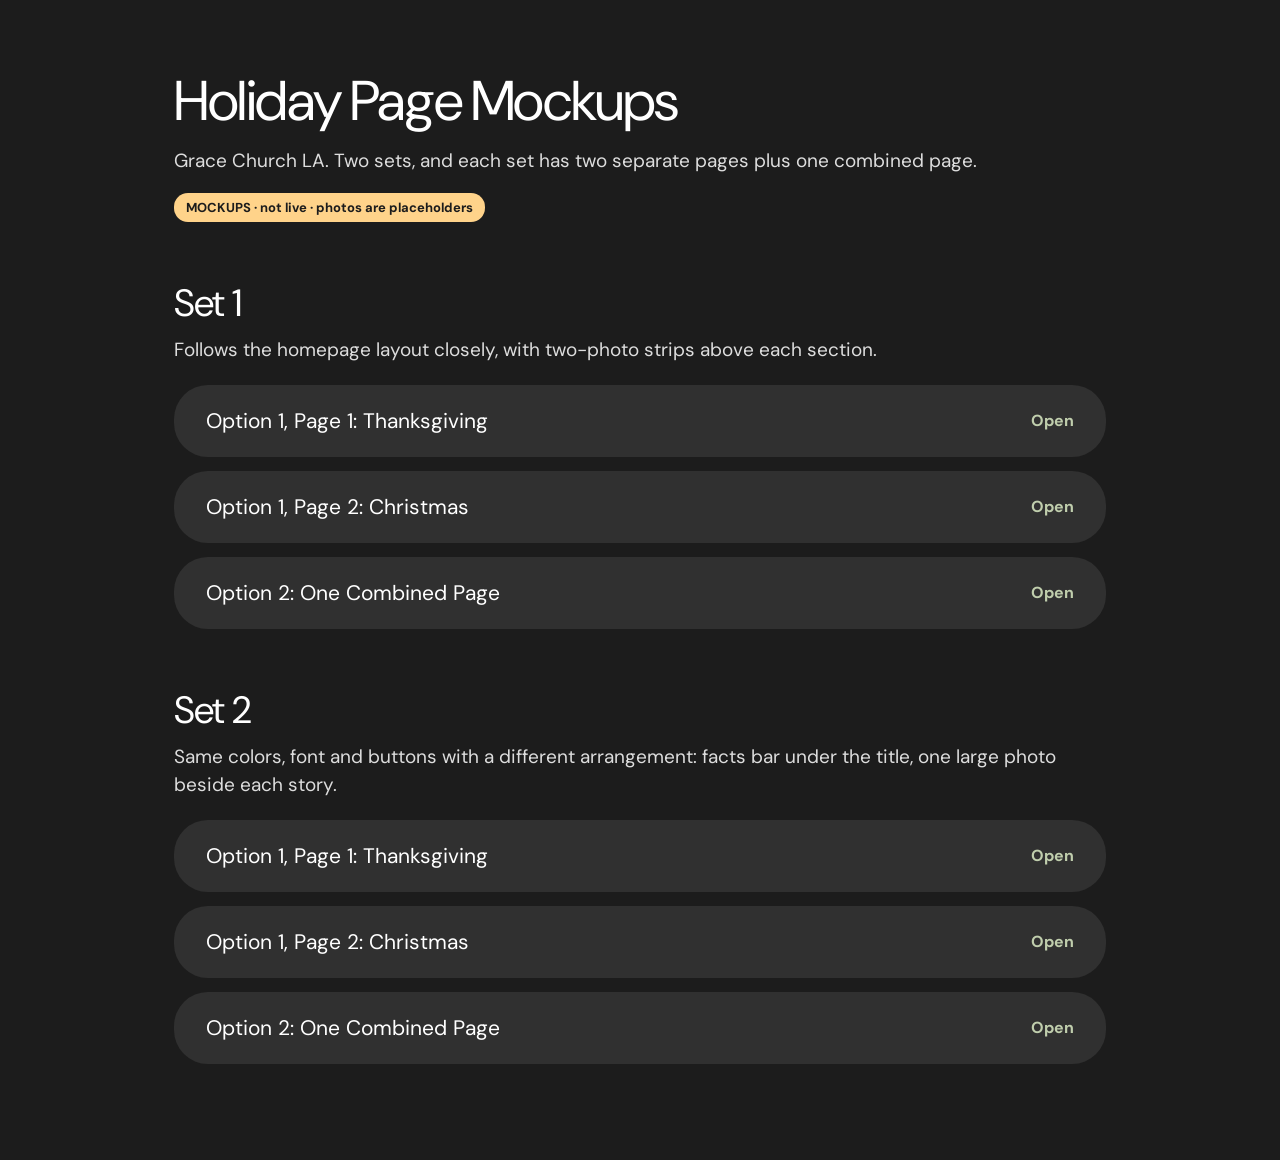
<file: index.html>
<!doctype html>
<html lang="en">
<head>
<meta charset="utf-8">
<meta name="viewport" content="width=device-width, initial-scale=1">
<title>Holiday Page Mockups | Grace Church LA</title>
<meta name="robots" content="noindex, nofollow">
<link rel="preconnect" href="https://fonts.googleapis.com">
<link rel="preconnect" href="https://fonts.gstatic.com" crossorigin>
<link href="https://fonts.googleapis.com/css2?family=DM+Sans:wght@400;500;700&display=swap" rel="stylesheet">
<style>
:root{--ink:#1C1C1C;--panel:#303030;--white:#fff;--sage:#C0CEAD}
*{box-sizing:border-box;margin:0;padding:0}
body{font-family:"DM Sans",system-ui,sans-serif;background:var(--ink);color:var(--white);-webkit-font-smoothing:antialiased}
main{max-width:980px;margin:0 auto;padding:72px 24px 96px}
h1{font-weight:400;font-size:clamp(36px,5vw,56px);letter-spacing:-.025em;line-height:1.05;margin-bottom:16px}
h2{font-weight:400;font-size:clamp(28px,3.4vw,38px);letter-spacing:-.02em;margin:56px 0 8px}
p{font-size:19px;line-height:1.5;color:rgba(255,255,255,.85)}
.note{display:inline-block;margin-top:18px;background:#FFD38A;color:#1C1C1C;font-weight:700;font-size:13px;padding:6px 12px;border-radius:14px}
ul{list-style:none;margin-top:20px;display:grid;gap:14px}
a.card{display:flex;justify-content:space-between;align-items:center;gap:16px;background:var(--panel);color:var(--white);text-decoration:none;border-radius:34px;padding:22px 32px;font-size:21px}
a.card span{color:var(--sage);font-weight:700;font-size:16px;white-space:nowrap}
a.card:hover,a.card:focus-visible{outline:3px solid var(--sage);outline-offset:2px}
@media(max-width:560px){a.card{flex-direction:column;align-items:flex-start;border-radius:28px;padding:20px 24px}}
</style>
</head>
<body>
<main>
  <h1>Holiday Page Mockups</h1>
  <p>Grace Church LA. Two sets, and each set has two separate pages plus one combined page.</p>
  <span class="note">MOCKUPS &middot; not live &middot; photos are placeholders</span>

  <h2>Set 1</h2>
  <p>Follows the homepage layout closely, with two-photo strips above each section.</p>
  <ul>
    <li><a class="card" href="option1-page1-thanksgiving.html">Option 1, Page 1: Thanksgiving <span>Open</span></a></li>
    <li><a class="card" href="option1-page2-christmas.html">Option 1, Page 2: Christmas <span>Open</span></a></li>
    <li><a class="card" href="option2-combined-holidays.html">Option 2: One Combined Page <span>Open</span></a></li>
  </ul>

  <h2>Set 2</h2>
  <p>Same colors, font and buttons with a different arrangement: facts bar under the title, one large photo beside each story.</p>
  <ul>
    <li><a class="card" href="set2-option1-page1-thanksgiving.html">Option 1, Page 1: Thanksgiving <span>Open</span></a></li>
    <li><a class="card" href="set2-option1-page2-christmas.html">Option 1, Page 2: Christmas <span>Open</span></a></li>
    <li><a class="card" href="set2-option2-combined-holidays.html">Option 2: One Combined Page <span>Open</span></a></li>
  </ul>
</main>
</body>
</html>
</file>
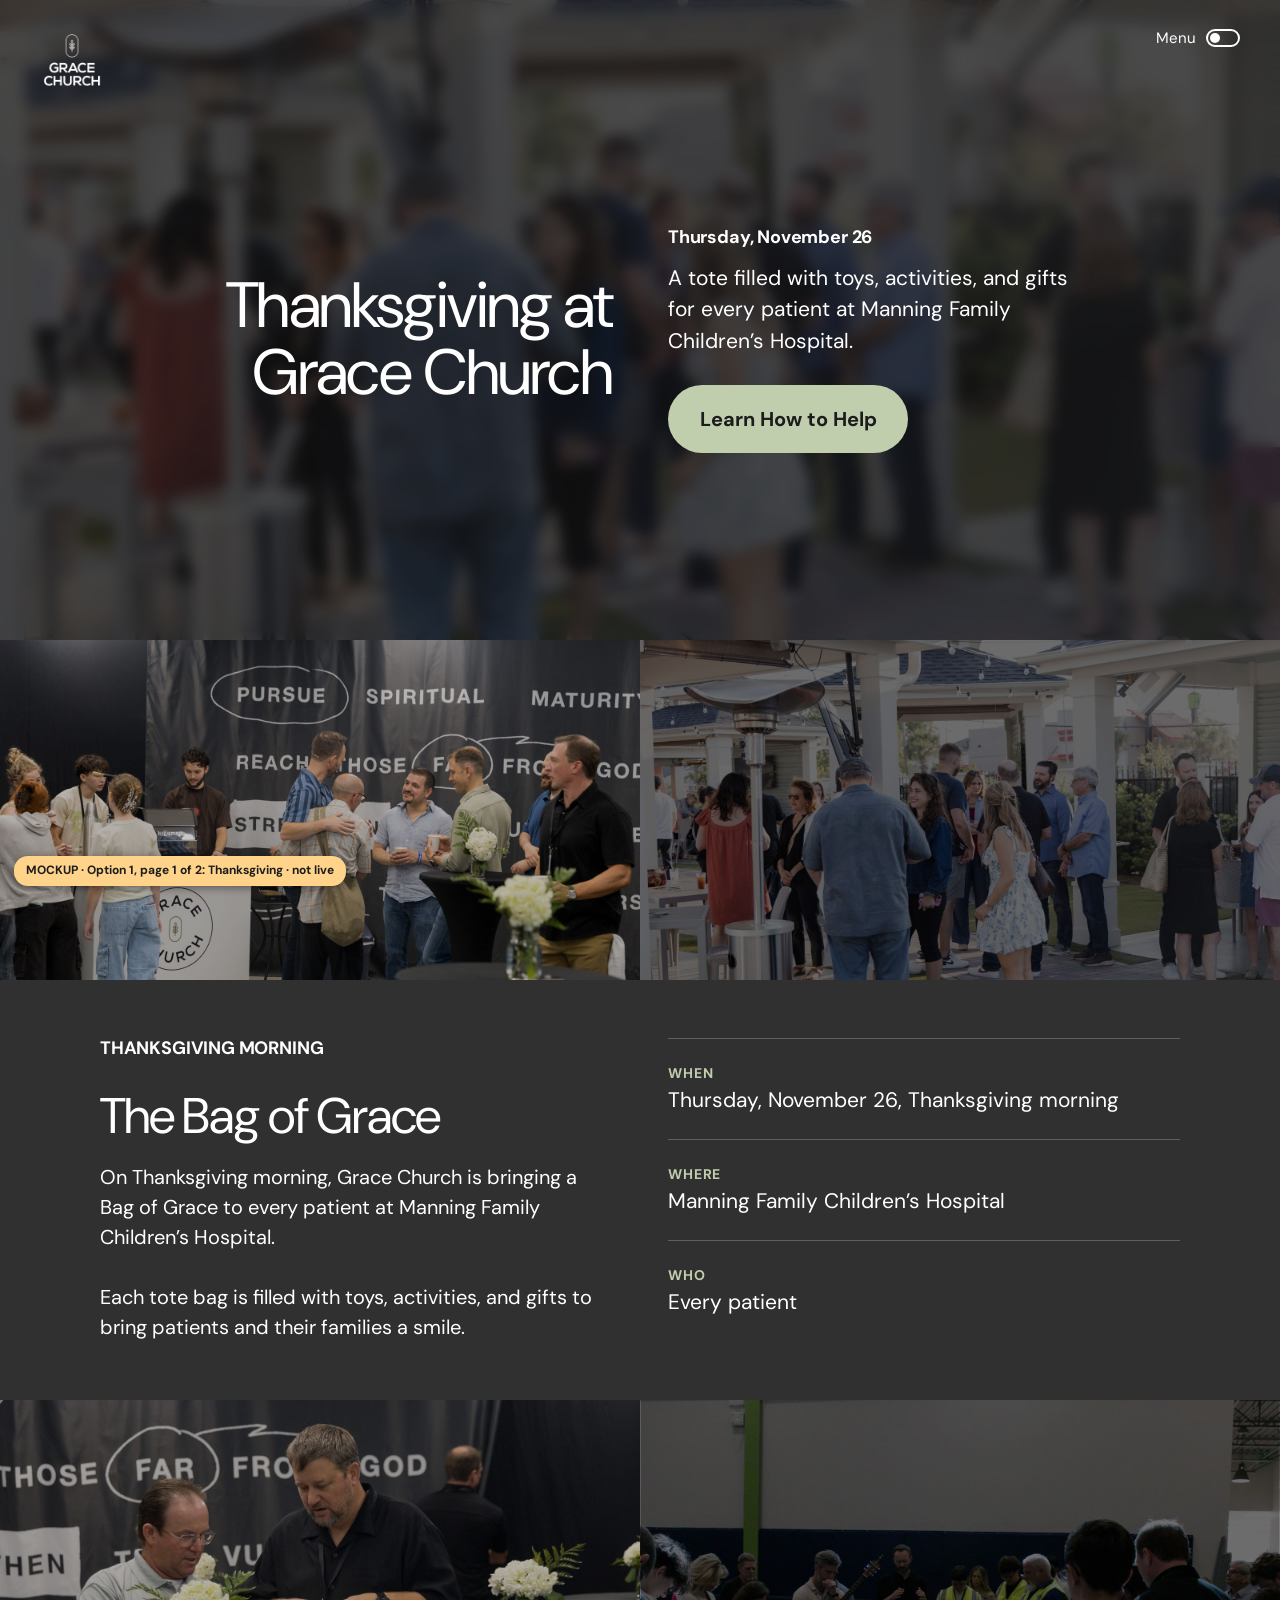
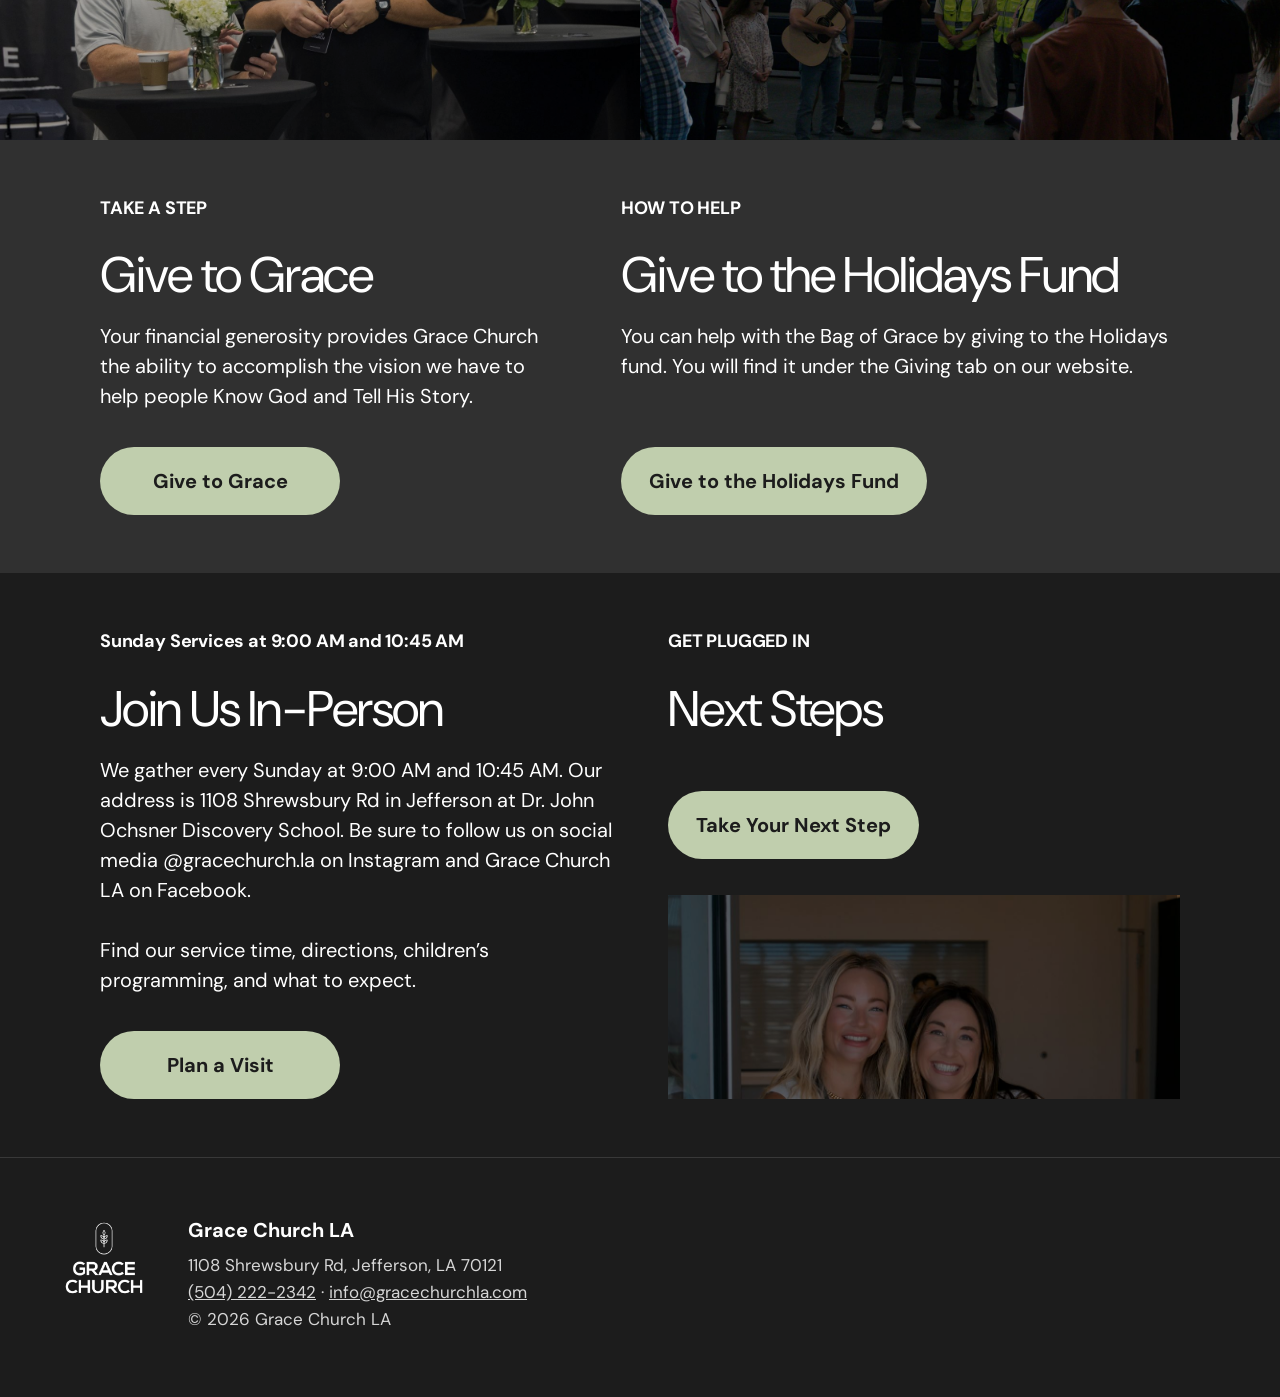
<file: option1-page1-thanksgiving.html>
<!doctype html>
<html lang="en">
<head>
<meta charset="utf-8">
<meta name="viewport" content="width=device-width, initial-scale=1">
<title>Thanksgiving at Grace Church | Grace Church LA</title>
<meta name="robots" content="noindex">
<meta name="description" content="Mockup. Thanksgiving morning Bag of Grace for patients at Manning Family Children's Hospital.">
<link rel="preconnect" href="https://fonts.googleapis.com">
<link rel="preconnect" href="https://fonts.gstatic.com" crossorigin>
<link href="https://fonts.googleapis.com/css2?family=DM+Sans:wght@400;500;700&display=swap" rel="stylesheet">
<link rel="stylesheet" href="style.css?v=12">
<link rel="stylesheet" href="style2.css?v=12">
</head>
<body>
<header class="hero">
  <div class="topbar">
    <a href="https://www.gracechurchla.com/"><img src="img/logo-white-stacked.png" alt="Grace Church"></a>
    <div class="menu">Menu <span class="toggle"></span></div>
  </div>
  <div class="hero-grid">
    <h1>Thanksgiving at Grace Church</h1>
    <div>
      <div class="eyebrow">Thursday, November 26</div>
      <p>A tote filled with toys, activities, and gifts for every patient at Manning Family Children&rsquo;s Hospital.</p>
      <a class="btn" href="#help">Learn How to Help</a>
    </div>
  </div>
</header>
<section class="band"><div class="strip"><div class="ph"><img src="img/hero-a-s.jpg" alt=""></div><div class="ph"><img src="img/hero-b-s.jpg" alt=""></div></div><div class="cols"><div><div class="eyebrow caps">Thanksgiving Morning</div><h2>The Bag of Grace</h2><p>On Thanksgiving morning, Grace Church is bringing a Bag of Grace to every patient at Manning Family Children&rsquo;s Hospital.</p><p>Each tote bag is filled with toys, activities, and gifts to bring patients and their families a smile.</p></div><div class="factscol"><ul class="facts"><li><b>When</b><span>Thursday, November 26, Thanksgiving morning</span></li><li><b>Where</b><span>Manning Family Children&rsquo;s Hospital</span></li><li><b>Who</b><span>Every patient</span></li></ul></div></div></section>
<section class="band hp give">
  <div class="strip"><img src="img/conversation-s.jpg" alt=""><img src="img/worship-s.jpg" alt=""></div>
  <div class="cols">
    <div>
      <div class="eyebrow caps">Take a Step</div>
      <h2>Give to Grace</h2>
      <p>Your financial generosity provides Grace Church the ability to accomplish the vision we have to help people Know God and Tell His Story.</p>
      <a class="btn" href="https://gracechurchla.churchcenter.com/giving">Give to Grace</a>
    </div>
    <div id="help">
      <div class="eyebrow caps">How to Help</div>
      <h2>Give to the Holidays Fund</h2>
      <p>You can help with the Bag of Grace by giving to the Holidays fund. You will find it under the Giving tab on our website.</p>
      <a class="btn" href="https://gracechurchla.churchcenter.com/giving/to/holidays">Give to the Holidays Fund</a>
    </div>
  </div>
</section>
<section class="band ink hp join">
  <div class="cols">
    <div>
      <div class="eyebrow">Sunday Services at 9:00 AM and 10:45 AM</div>
      <h2>Join Us In-Person</h2>
      <p>We gather every Sunday at 9:00 AM and 10:45 AM. Our address is 1108 Shrewsbury Rd in Jefferson at Dr. John Ochsner Discovery School. Be sure to follow us on social media @gracechurch.la on Instagram and Grace Church LA on Facebook.</p>
      <p>Find our service time, directions, children&rsquo;s programming, and what to expect.</p>
      <a class="btn" href="https://www.gracechurchla.com/service-info">Plan a Visit</a>
    </div>
    <div class="stack">
      <div class="eyebrow caps">Get Plugged In</div>
      <h2>Next Steps</h2>
      <a class="btn" href="https://www.gracechurchla.com/next-steps">Take Your Next Step</a>
      <div class="fill"><img src="img/volunteers-s.jpg" alt="Two Grace Church volunteers smiling at the guest entrance"></div>
    </div>
  </div>
</section>
<footer>
  <div class="foot">
    <img src="img/logo-white-stacked.png" alt="">
    <p><strong>Grace Church LA</strong>
      1108 Shrewsbury Rd, Jefferson, LA 70121<br>
      <a href="tel:15042222342">(504) 222-2342</a> &middot; <a href="mailto:info@gracechurchla.com">info@gracechurchla.com</a><br>
      &copy; 2026 Grace Church LA</p>
  </div>
</footer>
<div class="tag">MOCKUP &middot; Option 1, page 1 of 2: Thanksgiving &middot; not live</div>
</body>
</html>
</file>
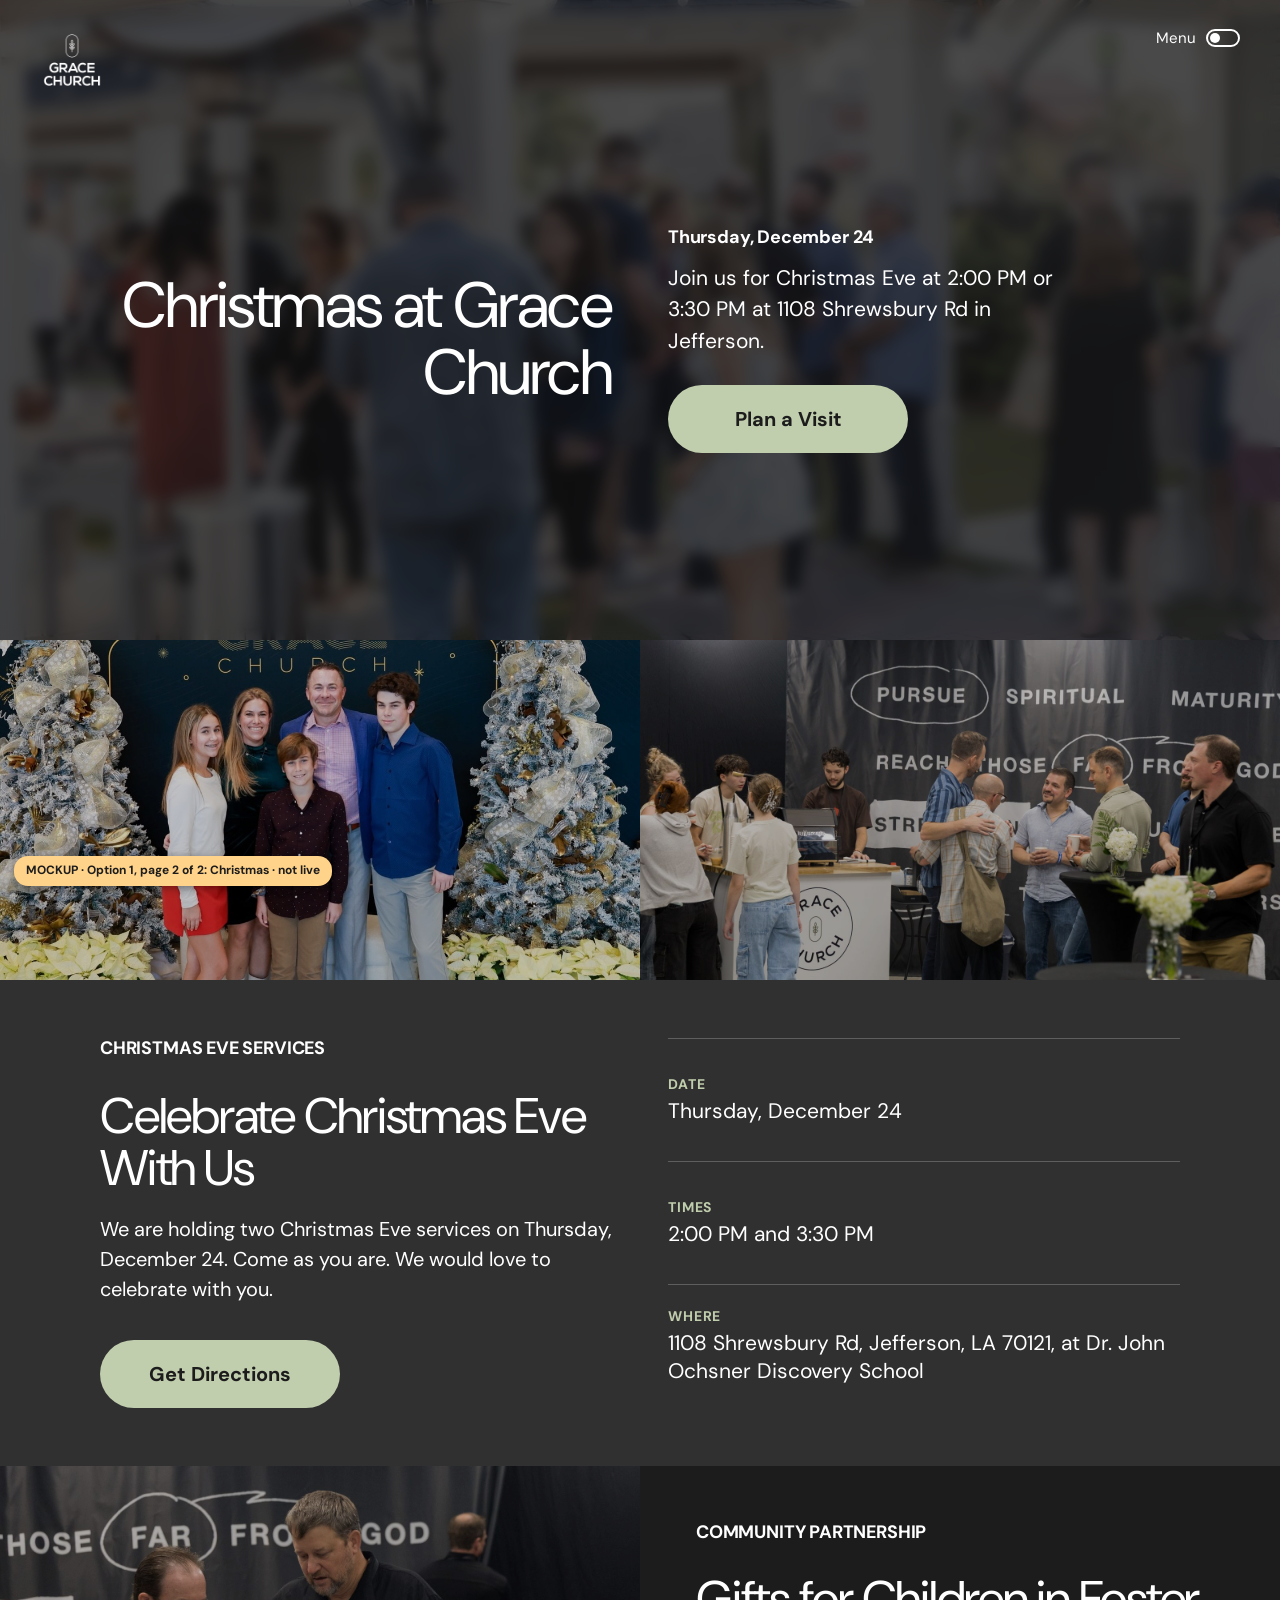
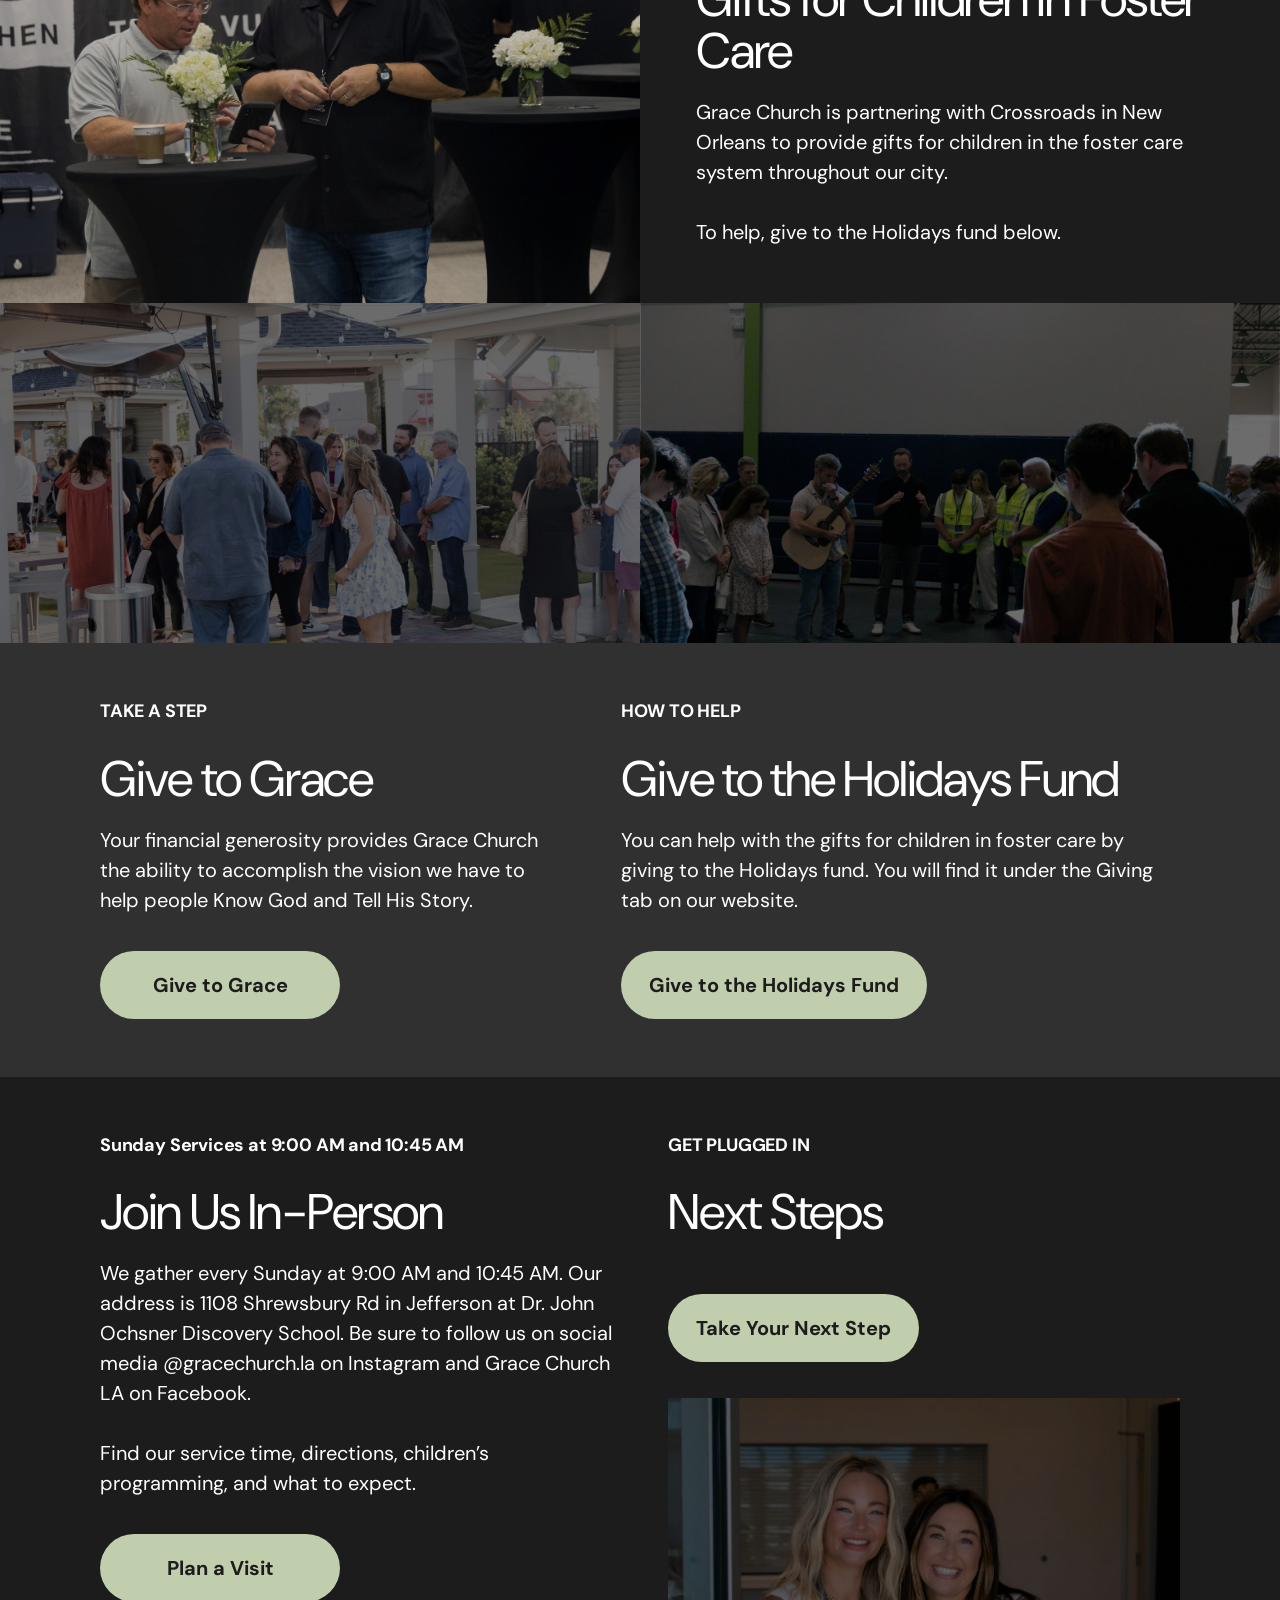
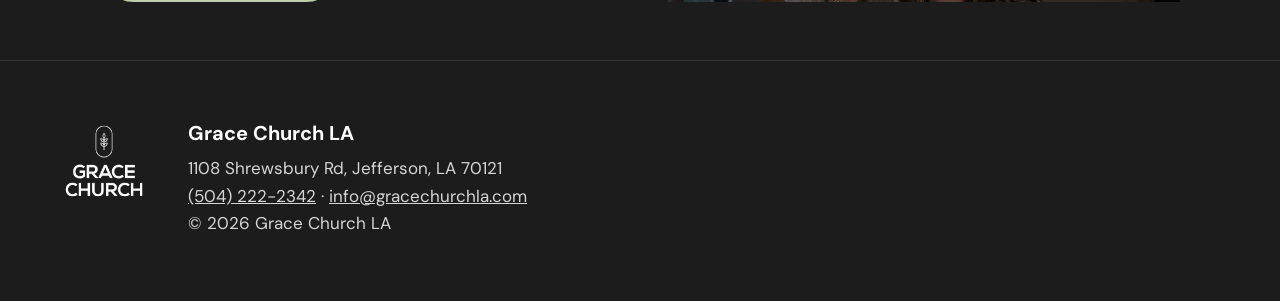
<file: option1-page2-christmas.html>
<!doctype html>
<html lang="en">
<head>
<meta charset="utf-8">
<meta name="viewport" content="width=device-width, initial-scale=1">
<title>Christmas at Grace Church | Grace Church LA</title>
<meta name="robots" content="noindex">
<meta name="description" content="Mockup. Christmas Eve services at 2:00 PM and 3:30 PM on December 24, plus gifts for children in foster care through Crossroads.">
<link rel="preconnect" href="https://fonts.googleapis.com">
<link rel="preconnect" href="https://fonts.gstatic.com" crossorigin>
<link href="https://fonts.googleapis.com/css2?family=DM+Sans:wght@400;500;700&display=swap" rel="stylesheet">
<link rel="stylesheet" href="style.css?v=12">
<link rel="stylesheet" href="style2.css?v=12">
</head>
<body>
<header class="hero">
  <div class="topbar">
    <a href="https://www.gracechurchla.com/"><img src="img/logo-white-stacked.png" alt="Grace Church"></a>
    <div class="menu">Menu <span class="toggle"></span></div>
  </div>
  <div class="hero-grid">
    <h1>Christmas at Grace Church</h1>
    <div>
      <div class="eyebrow">Thursday, December 24</div>
      <p>Join us for Christmas Eve at 2:00 PM or 3:30 PM at 1108 Shrewsbury Rd in Jefferson.</p>
      <a class="btn" href="https://www.gracechurchla.com/service-info">Plan a Visit</a>
    </div>
  </div>
</header>
<section class="band"><div class="strip"><div class="ph"><img src="img/christmas-backdrop.jpg" alt=""></div><div class="ph"><img src="img/hero-a-s.jpg" alt=""></div></div><div class="cols"><div><div class="eyebrow caps">Christmas Eve Services</div><h2>Celebrate Christmas Eve With Us</h2><p>We are holding two Christmas Eve services on Thursday, December 24. Come as you are. We would love to celebrate with you.</p><a class="btn" href="https://www.google.com/maps/search/?api=1&query=1108+Shrewsbury+Rd+Jefferson+LA+70121">Get Directions</a></div><div class="factscol"><ul class="facts"><li><b>Date</b><span>Thursday, December 24</span></li><li><b>Times</b><span>2:00 PM and 3:30 PM</span></li><li><b>Where</b><span>1108 Shrewsbury Rd, Jefferson, LA 70121, at Dr. John Ochsner Discovery School</span></li></ul></div></div></section><section class="split"><div class="pic"><img src="img/conversation-s.jpg" alt=""></div><div class="txt"><div class="eyebrow caps">Community Partnership</div><h2>Gifts for Children in Foster Care</h2><p>Grace Church is partnering with Crossroads in New Orleans to provide gifts for children in the foster care system throughout our city.</p><p>To help, give to the Holidays fund below.</p></div></section>
<section class="band hp give">
  <div class="strip"><img src="img/hero-b-s.jpg" alt=""><img src="img/worship-s.jpg" alt=""></div>
  <div class="cols">
    <div>
      <div class="eyebrow caps">Take a Step</div>
      <h2>Give to Grace</h2>
      <p>Your financial generosity provides Grace Church the ability to accomplish the vision we have to help people Know God and Tell His Story.</p>
      <a class="btn" href="https://gracechurchla.churchcenter.com/giving">Give to Grace</a>
    </div>
    <div id="help">
      <div class="eyebrow caps">How to Help</div>
      <h2>Give to the Holidays Fund</h2>
      <p>You can help with the gifts for children in foster care by giving to the Holidays fund. You will find it under the Giving tab on our website.</p>
      <a class="btn" href="https://gracechurchla.churchcenter.com/giving/to/holidays">Give to the Holidays Fund</a>
    </div>
  </div>
</section>
<section class="band ink hp join">
  <div class="cols">
    <div>
      <div class="eyebrow">Sunday Services at 9:00 AM and 10:45 AM</div>
      <h2>Join Us In-Person</h2>
      <p>We gather every Sunday at 9:00 AM and 10:45 AM. Our address is 1108 Shrewsbury Rd in Jefferson at Dr. John Ochsner Discovery School. Be sure to follow us on social media @gracechurch.la on Instagram and Grace Church LA on Facebook.</p>
      <p>Find our service time, directions, children&rsquo;s programming, and what to expect.</p>
      <a class="btn" href="https://www.gracechurchla.com/service-info">Plan a Visit</a>
    </div>
    <div class="stack">
      <div class="eyebrow caps">Get Plugged In</div>
      <h2>Next Steps</h2>
      <a class="btn" href="https://www.gracechurchla.com/next-steps">Take Your Next Step</a>
      <div class="fill"><img src="img/volunteers-s.jpg" alt="Two Grace Church volunteers smiling at the guest entrance"></div>
    </div>
  </div>
</section>
<footer>
  <div class="foot">
    <img src="img/logo-white-stacked.png" alt="">
    <p><strong>Grace Church LA</strong>
      1108 Shrewsbury Rd, Jefferson, LA 70121<br>
      <a href="tel:15042222342">(504) 222-2342</a> &middot; <a href="mailto:info@gracechurchla.com">info@gracechurchla.com</a><br>
      &copy; 2026 Grace Church LA</p>
  </div>
</footer>
<div class="tag">MOCKUP &middot; Option 1, page 2 of 2: Christmas &middot; not live</div>
</body>
</html>
</file>
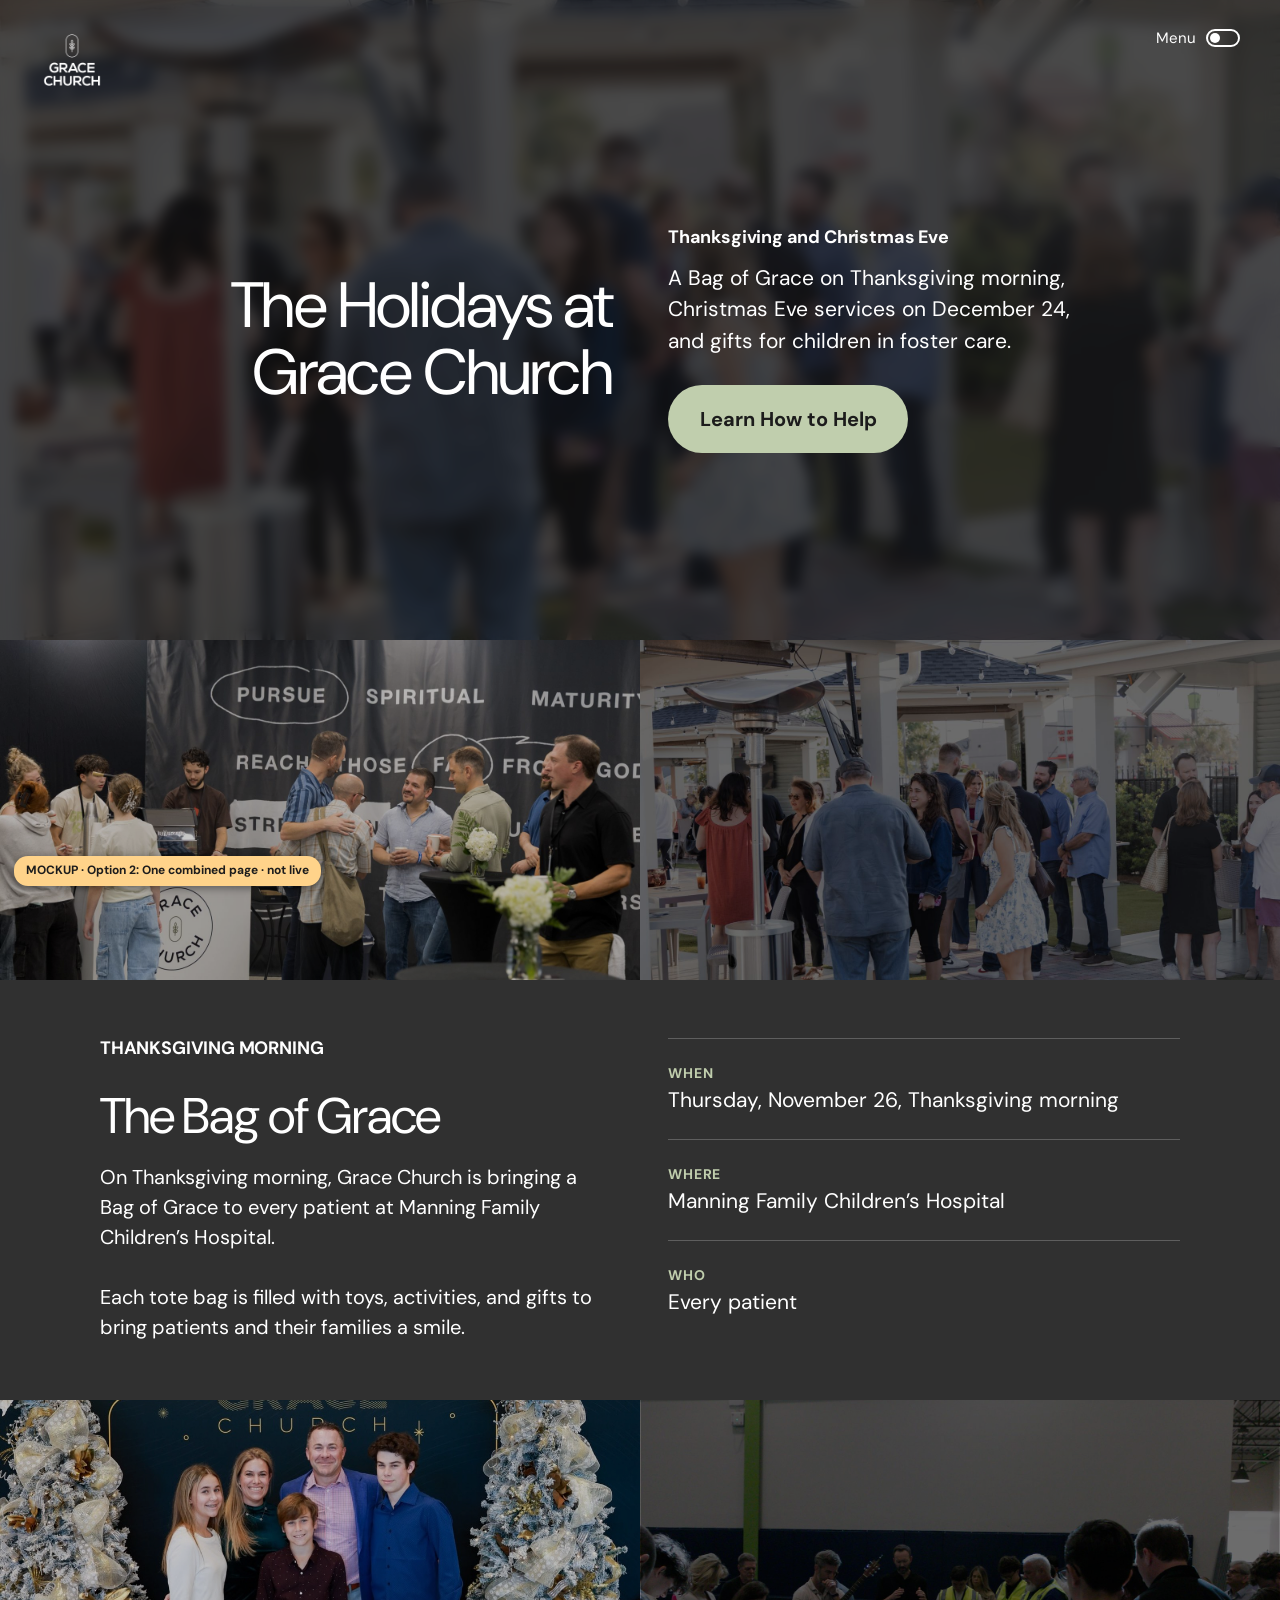
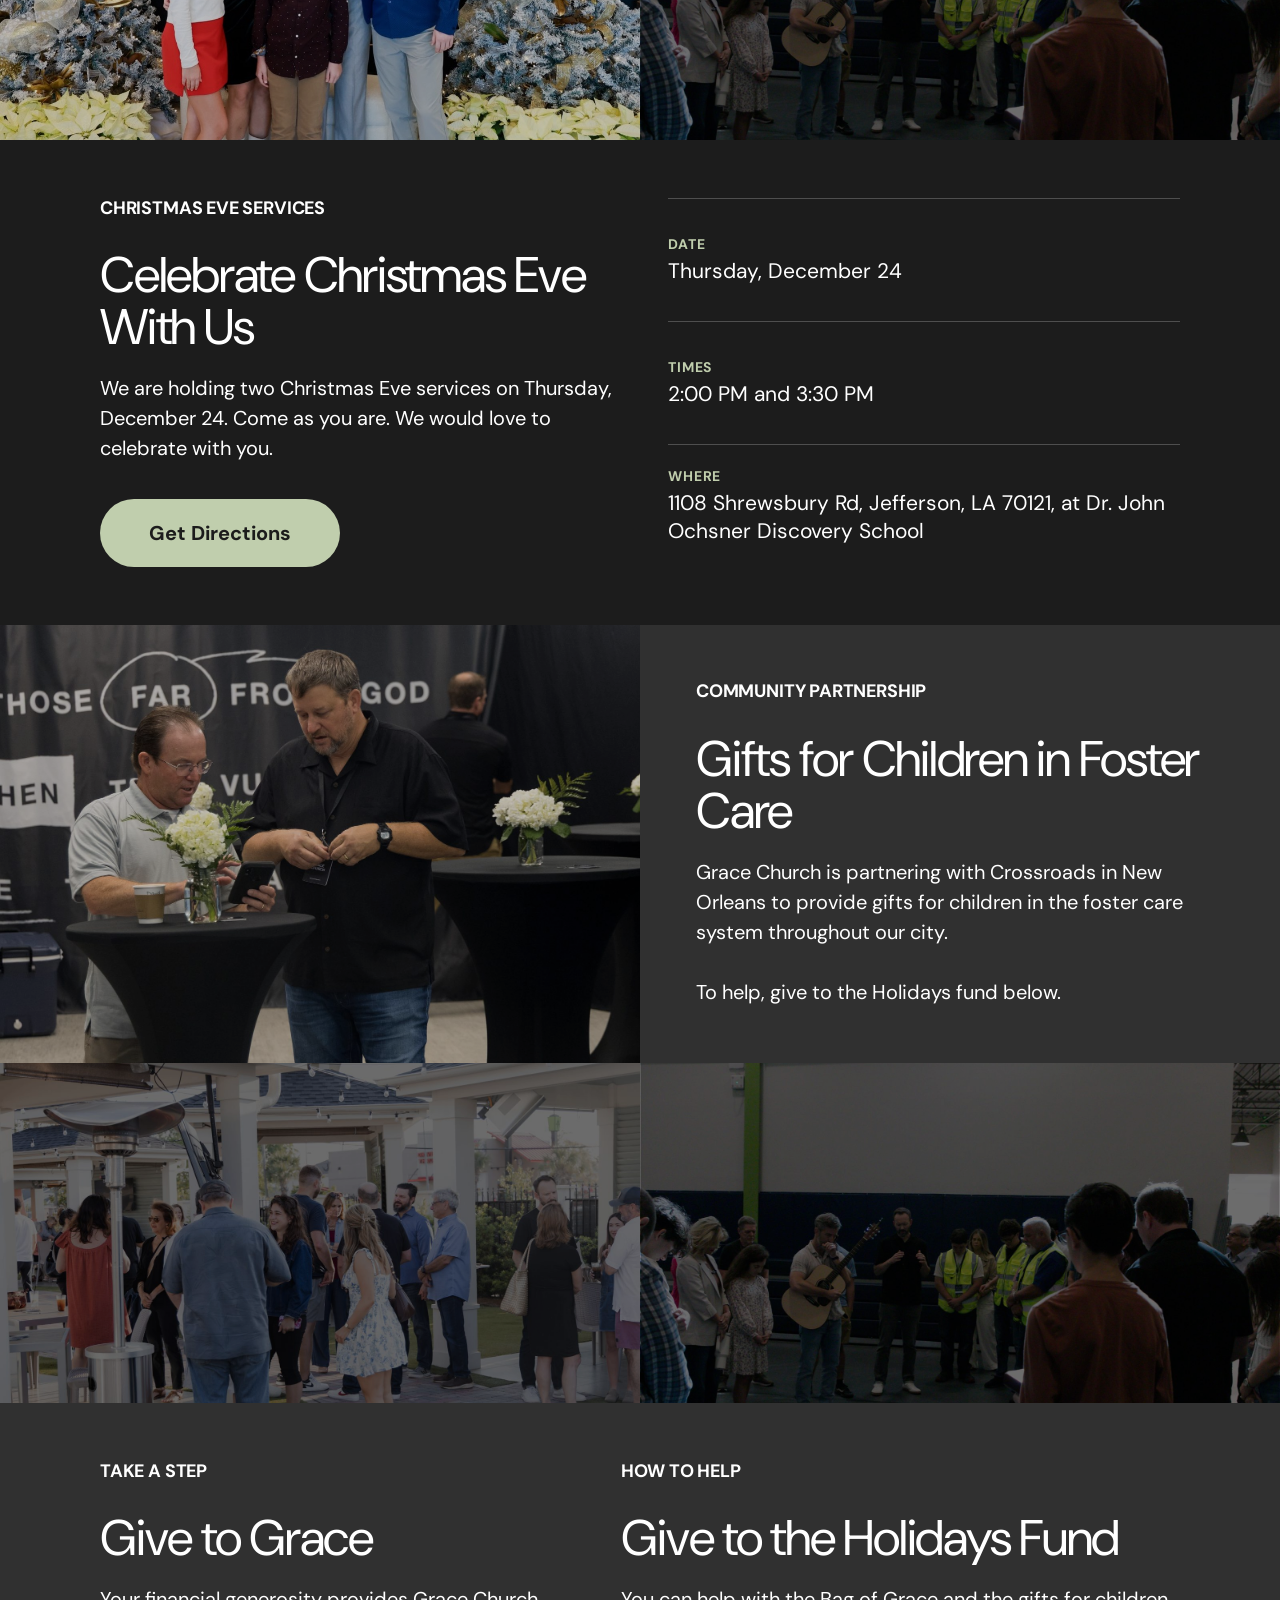
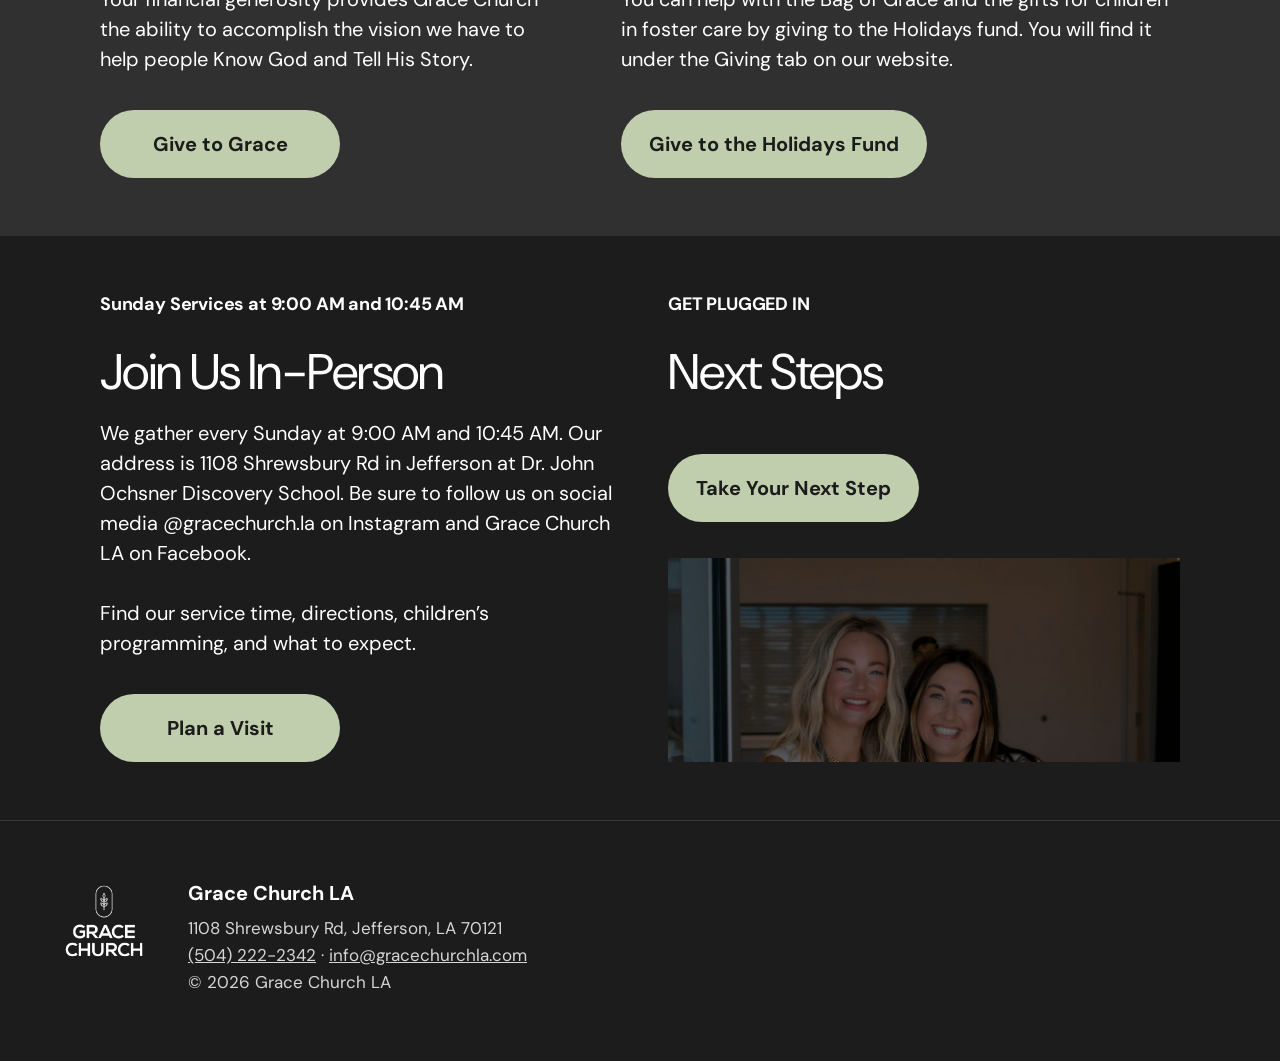
<file: option2-combined-holidays.html>
<!doctype html>
<html lang="en">
<head>
<meta charset="utf-8">
<meta name="viewport" content="width=device-width, initial-scale=1">
<title>The Holidays at Grace Church | Grace Church LA</title>
<meta name="robots" content="noindex">
<meta name="description" content="Mockup. Thanksgiving morning Bag of Grace, Christmas Eve services, and gifts for children in foster care, on one page.">
<link rel="preconnect" href="https://fonts.googleapis.com">
<link rel="preconnect" href="https://fonts.gstatic.com" crossorigin>
<link href="https://fonts.googleapis.com/css2?family=DM+Sans:wght@400;500;700&display=swap" rel="stylesheet">
<link rel="stylesheet" href="style.css?v=12">
<link rel="stylesheet" href="style2.css?v=12">
</head>
<body>
<header class="hero">
  <div class="topbar">
    <a href="https://www.gracechurchla.com/"><img src="img/logo-white-stacked.png" alt="Grace Church"></a>
    <div class="menu">Menu <span class="toggle"></span></div>
  </div>
  <div class="hero-grid">
    <h1>The Holidays at Grace Church</h1>
    <div>
      <div class="eyebrow">Thanksgiving and Christmas Eve</div>
      <p>A Bag of Grace on Thanksgiving morning, Christmas Eve services on December 24, and gifts for children in foster care.</p>
      <a class="btn" href="#help">Learn How to Help</a>
    </div>
  </div>
</header>
<section class="band"><div class="strip"><div class="ph"><img src="img/hero-a-s.jpg" alt=""></div><div class="ph"><img src="img/hero-b-s.jpg" alt=""></div></div><div class="cols"><div><div class="eyebrow caps">Thanksgiving Morning</div><h2>The Bag of Grace</h2><p>On Thanksgiving morning, Grace Church is bringing a Bag of Grace to every patient at Manning Family Children&rsquo;s Hospital.</p><p>Each tote bag is filled with toys, activities, and gifts to bring patients and their families a smile.</p></div><div class="factscol"><ul class="facts"><li><b>When</b><span>Thursday, November 26, Thanksgiving morning</span></li><li><b>Where</b><span>Manning Family Children&rsquo;s Hospital</span></li><li><b>Who</b><span>Every patient</span></li></ul></div></div></section><section class="band ink"><div class="strip"><div class="ph"><img src="img/christmas-backdrop.jpg" alt=""></div><div class="ph"><img src="img/worship-s.jpg" alt=""></div></div><div class="cols"><div><div class="eyebrow caps">Christmas Eve Services</div><h2>Celebrate Christmas Eve With Us</h2><p>We are holding two Christmas Eve services on Thursday, December 24. Come as you are. We would love to celebrate with you.</p><a class="btn" href="https://www.google.com/maps/search/?api=1&query=1108+Shrewsbury+Rd+Jefferson+LA+70121">Get Directions</a></div><div class="factscol"><ul class="facts"><li><b>Date</b><span>Thursday, December 24</span></li><li><b>Times</b><span>2:00 PM and 3:30 PM</span></li><li><b>Where</b><span>1108 Shrewsbury Rd, Jefferson, LA 70121, at Dr. John Ochsner Discovery School</span></li></ul></div></div></section><section class="split alt"><div class="pic"><img src="img/conversation-s.jpg" alt=""></div><div class="txt"><div class="eyebrow caps">Community Partnership</div><h2>Gifts for Children in Foster Care</h2><p>Grace Church is partnering with Crossroads in New Orleans to provide gifts for children in the foster care system throughout our city.</p><p>To help, give to the Holidays fund below.</p></div></section>
<section class="band hp give">
  <div class="strip"><img src="img/hero-b-s.jpg" alt=""><img src="img/worship-s.jpg" alt=""></div>
  <div class="cols">
    <div>
      <div class="eyebrow caps">Take a Step</div>
      <h2>Give to Grace</h2>
      <p>Your financial generosity provides Grace Church the ability to accomplish the vision we have to help people Know God and Tell His Story.</p>
      <a class="btn" href="https://gracechurchla.churchcenter.com/giving">Give to Grace</a>
    </div>
    <div id="help">
      <div class="eyebrow caps">How to Help</div>
      <h2>Give to the Holidays Fund</h2>
      <p>You can help with the Bag of Grace and the gifts for children in foster care by giving to the Holidays fund. You will find it under the Giving tab on our website.</p>
      <a class="btn" href="https://gracechurchla.churchcenter.com/giving/to/holidays">Give to the Holidays Fund</a>
    </div>
  </div>
</section>
<section class="band ink hp join">
  <div class="cols">
    <div>
      <div class="eyebrow">Sunday Services at 9:00 AM and 10:45 AM</div>
      <h2>Join Us In-Person</h2>
      <p>We gather every Sunday at 9:00 AM and 10:45 AM. Our address is 1108 Shrewsbury Rd in Jefferson at Dr. John Ochsner Discovery School. Be sure to follow us on social media @gracechurch.la on Instagram and Grace Church LA on Facebook.</p>
      <p>Find our service time, directions, children&rsquo;s programming, and what to expect.</p>
      <a class="btn" href="https://www.gracechurchla.com/service-info">Plan a Visit</a>
    </div>
    <div class="stack">
      <div class="eyebrow caps">Get Plugged In</div>
      <h2>Next Steps</h2>
      <a class="btn" href="https://www.gracechurchla.com/next-steps">Take Your Next Step</a>
      <div class="fill"><img src="img/volunteers-s.jpg" alt="Two Grace Church volunteers smiling at the guest entrance"></div>
    </div>
  </div>
</section>
<footer>
  <div class="foot">
    <img src="img/logo-white-stacked.png" alt="">
    <p><strong>Grace Church LA</strong>
      1108 Shrewsbury Rd, Jefferson, LA 70121<br>
      <a href="tel:15042222342">(504) 222-2342</a> &middot; <a href="mailto:info@gracechurchla.com">info@gracechurchla.com</a><br>
      &copy; 2026 Grace Church LA</p>
  </div>
</footer>
<div class="tag">MOCKUP &middot; Option 2: One combined page &middot; not live</div>
</body>
</html>
</file>
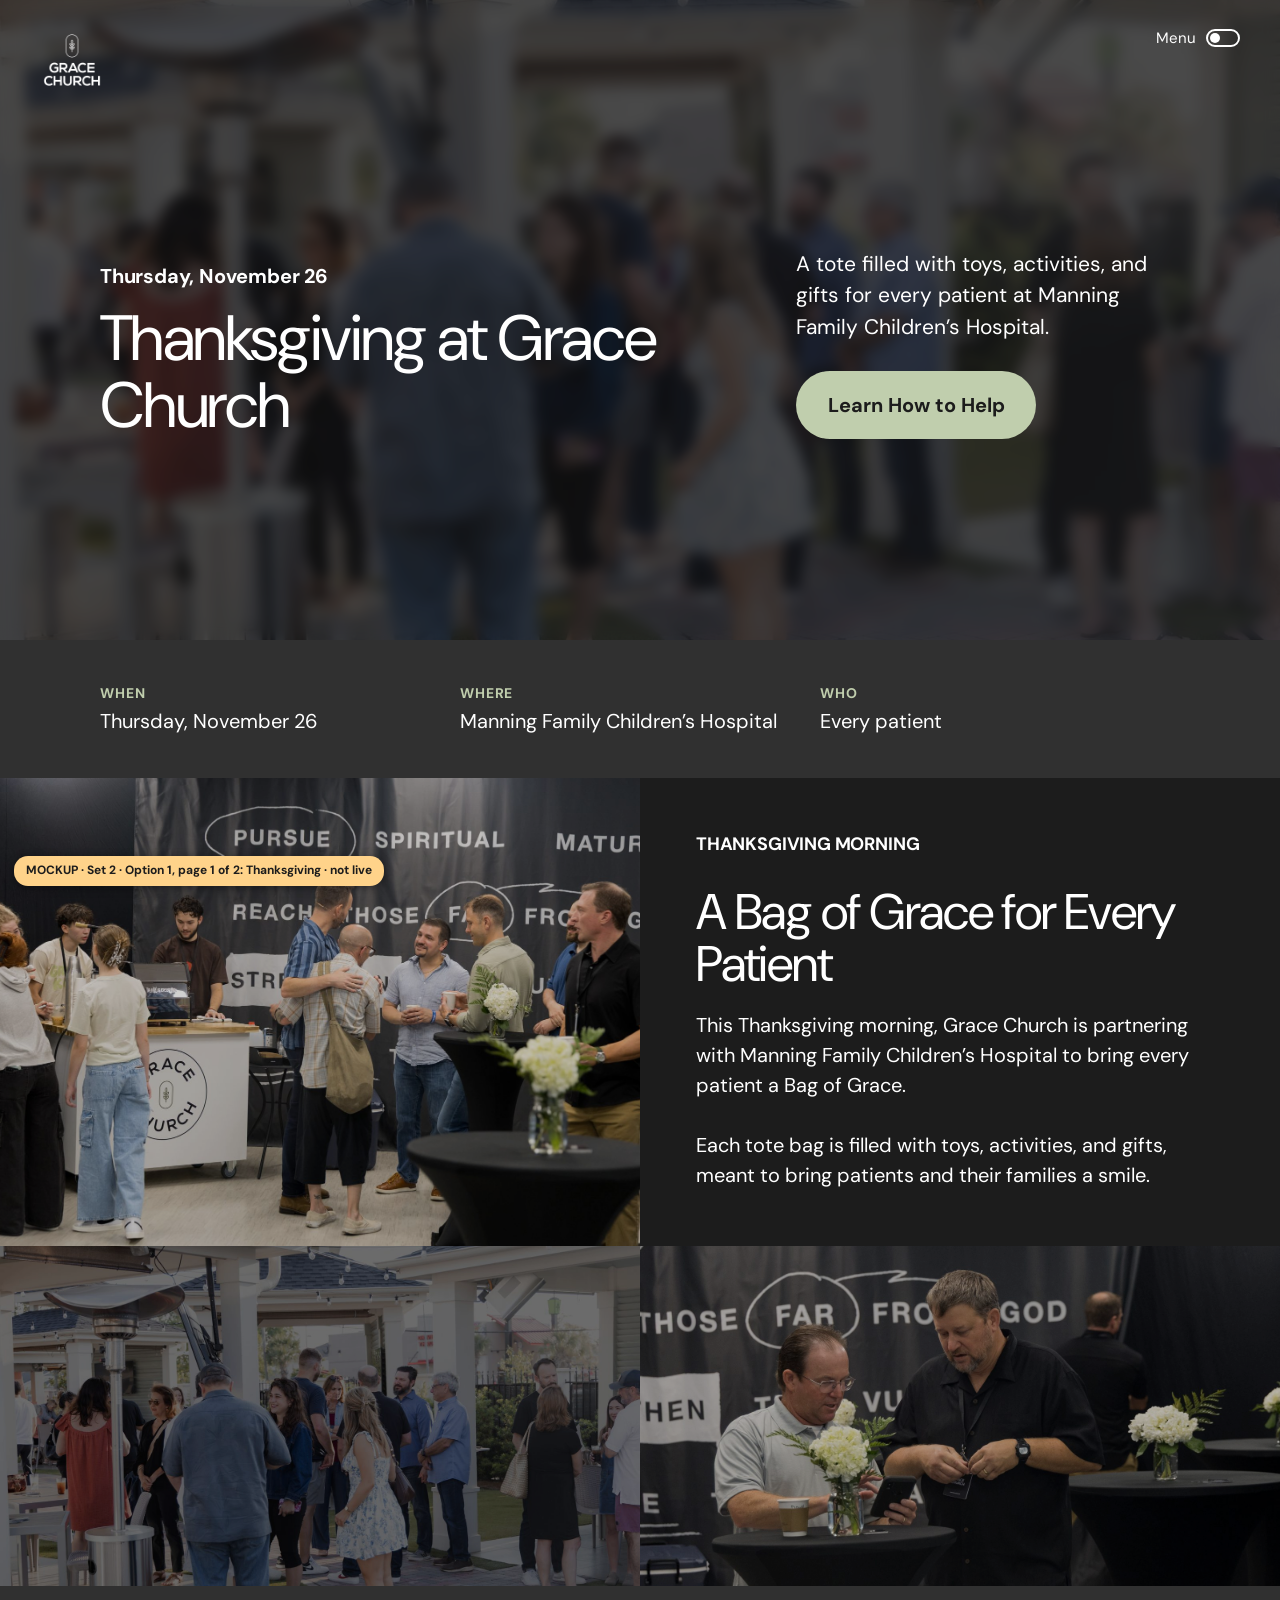
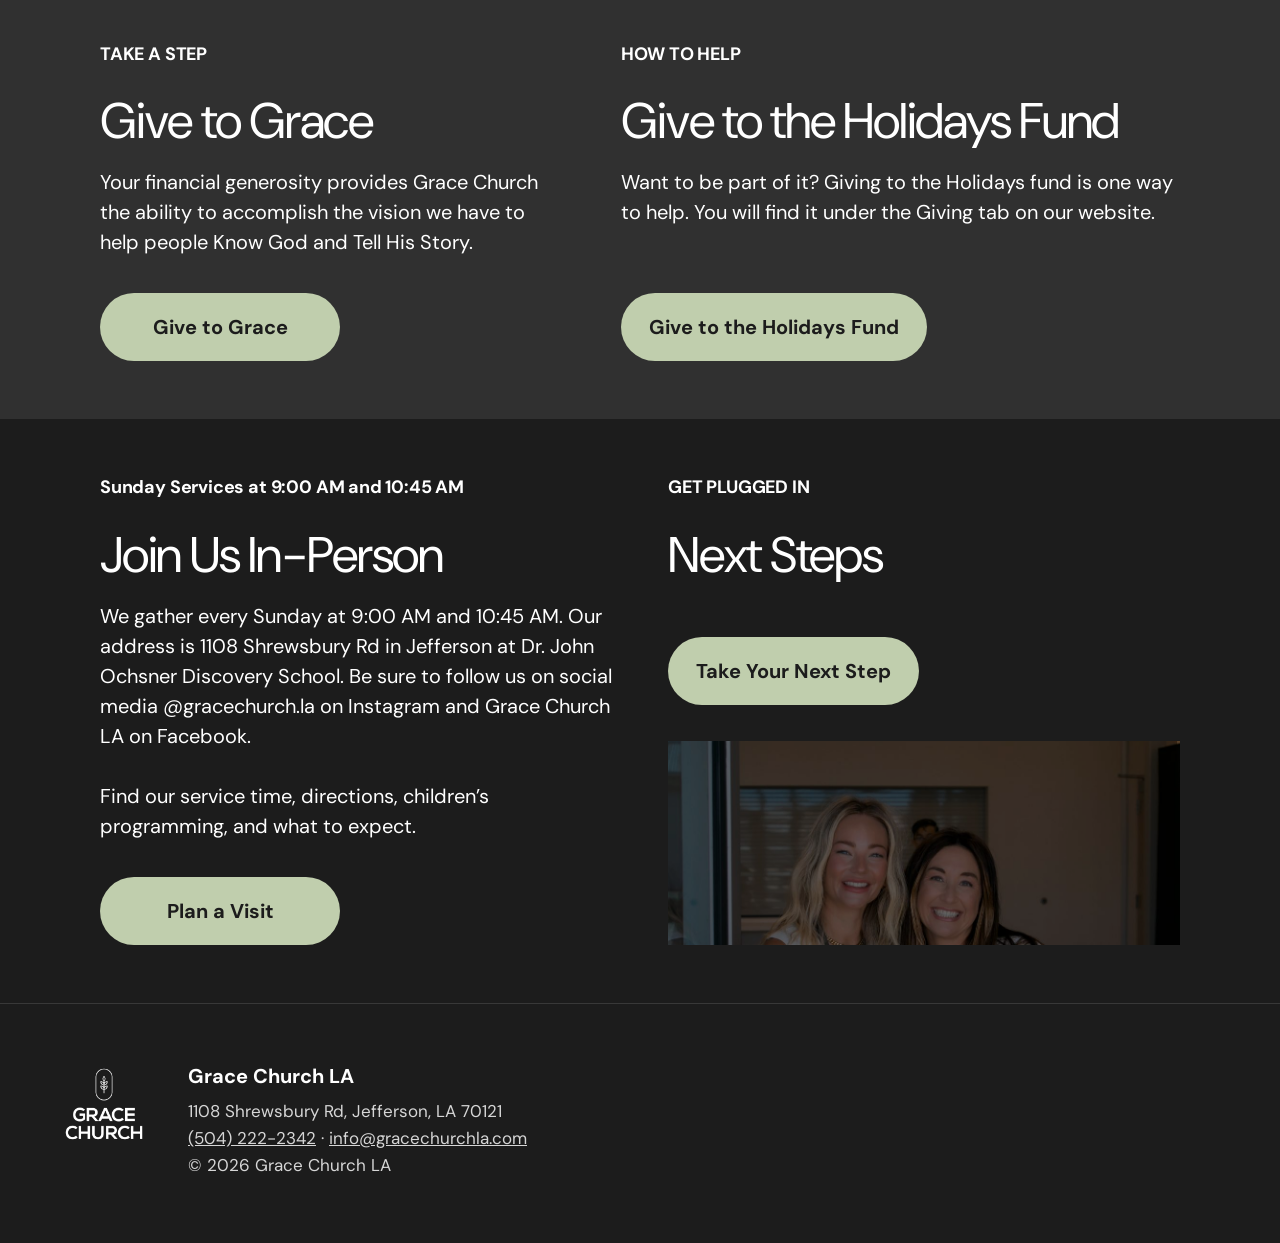
<file: set2-option1-page1-thanksgiving.html>
<!doctype html>
<html lang="en">
<head>
<meta charset="utf-8">
<meta name="viewport" content="width=device-width, initial-scale=1">
<title>Thanksgiving at Grace Church | Grace Church LA</title>
<meta name="robots" content="noindex">
<meta name="description" content="Mockup, set 2. Thanksgiving morning Bag of Grace for patients at Manning Family Children's Hospital.">
<link rel="preconnect" href="https://fonts.googleapis.com">
<link rel="preconnect" href="https://fonts.gstatic.com" crossorigin>
<link href="https://fonts.googleapis.com/css2?family=DM+Sans:wght@400;500;700&display=swap" rel="stylesheet">
<link rel="stylesheet" href="style.css?v=12">
<link rel="stylesheet" href="style2.css?v=12">
</head>
<body>
<header class="hero hero2" style="background-image:url('img/hero-b-s.jpg')">
  <div class="topbar">
    <a href="https://www.gracechurchla.com/"><img src="img/logo-white-stacked.png" alt="Grace Church"></a>
    <div class="menu">Menu <span class="toggle"></span></div>
  </div>
  <div class="hero-grid">
    <div>
      <div class="eyebrow">Thursday, November 26</div>
      <h1>Thanksgiving at Grace Church</h1>
    </div>
    <div class="hero-text">
      <p>A tote filled with toys, activities, and gifts for every patient at Manning Family Children&rsquo;s Hospital.</p>
      <a class="btn" href="#help">Learn How to Help</a>
    </div>
  </div>
</header>
<section class="factsbar"><div class="inner"><div class="cell"><b>When</b><span>Thursday, November 26</span></div><div class="cell"><b>Where</b><span>Manning Family Children&rsquo;s Hospital</span></div><div class="cell"><b>Who</b><span>Every patient</span></div></div></section><section class="split"><div class="pic"><img src="img/hero-a-s.jpg" alt=""></div><div class="txt"><div class="eyebrow caps">Thanksgiving Morning</div><h2>A Bag of Grace for Every Patient</h2><p>This Thanksgiving morning, Grace Church is partnering with Manning Family Children&rsquo;s Hospital to bring every patient a Bag of Grace.</p><p>Each tote bag is filled with toys, activities, and gifts, meant to bring patients and their families a smile.</p></div></section>
<section class="band hp give">
  <div class="strip"><img src="img/hero-b-s.jpg" alt=""><img src="img/conversation-s.jpg" alt=""></div>
  <div class="cols">
    <div>
      <div class="eyebrow caps">Take a Step</div>
      <h2>Give to Grace</h2>
      <p>Your financial generosity provides Grace Church the ability to accomplish the vision we have to help people Know God and Tell His Story.</p>
      <a class="btn" href="https://gracechurchla.churchcenter.com/giving">Give to Grace</a>
    </div>
    <div id="help">
      <div class="eyebrow caps">How to Help</div>
      <h2>Give to the Holidays Fund</h2>
      <p>Want to be part of it? Giving to the Holidays fund is one way to help. You will find it under the Giving tab on our website.</p>
      <a class="btn" href="https://gracechurchla.churchcenter.com/giving/to/holidays">Give to the Holidays Fund</a>
    </div>
  </div>
</section>
<section class="band ink hp join">
  <div class="cols">
    <div>
      <div class="eyebrow">Sunday Services at 9:00 AM and 10:45 AM</div>
      <h2>Join Us In-Person</h2>
      <p>We gather every Sunday at 9:00 AM and 10:45 AM. Our address is 1108 Shrewsbury Rd in Jefferson at Dr. John Ochsner Discovery School. Be sure to follow us on social media @gracechurch.la on Instagram and Grace Church LA on Facebook.</p>
      <p>Find our service time, directions, children&rsquo;s programming, and what to expect.</p>
      <a class="btn" href="https://www.gracechurchla.com/service-info">Plan a Visit</a>
    </div>
    <div class="stack">
      <div class="eyebrow caps">Get Plugged In</div>
      <h2>Next Steps</h2>
      <a class="btn" href="https://www.gracechurchla.com/next-steps">Take Your Next Step</a>
      <div class="fill"><img src="img/volunteers-s.jpg" alt="Two Grace Church volunteers smiling at the guest entrance"></div>
    </div>
  </div>
</section>
<footer>
  <div class="foot">
    <img src="img/logo-white-stacked.png" alt="">
    <p><strong>Grace Church LA</strong>
      1108 Shrewsbury Rd, Jefferson, LA 70121<br>
      <a href="tel:15042222342">(504) 222-2342</a> &middot; <a href="mailto:info@gracechurchla.com">info@gracechurchla.com</a><br>
      &copy; 2026 Grace Church LA</p>
  </div>
</footer>
<div class="tag">MOCKUP &middot; Set 2 &middot; Option 1, page 1 of 2: Thanksgiving &middot; not live</div>
</body>
</html>
</file>
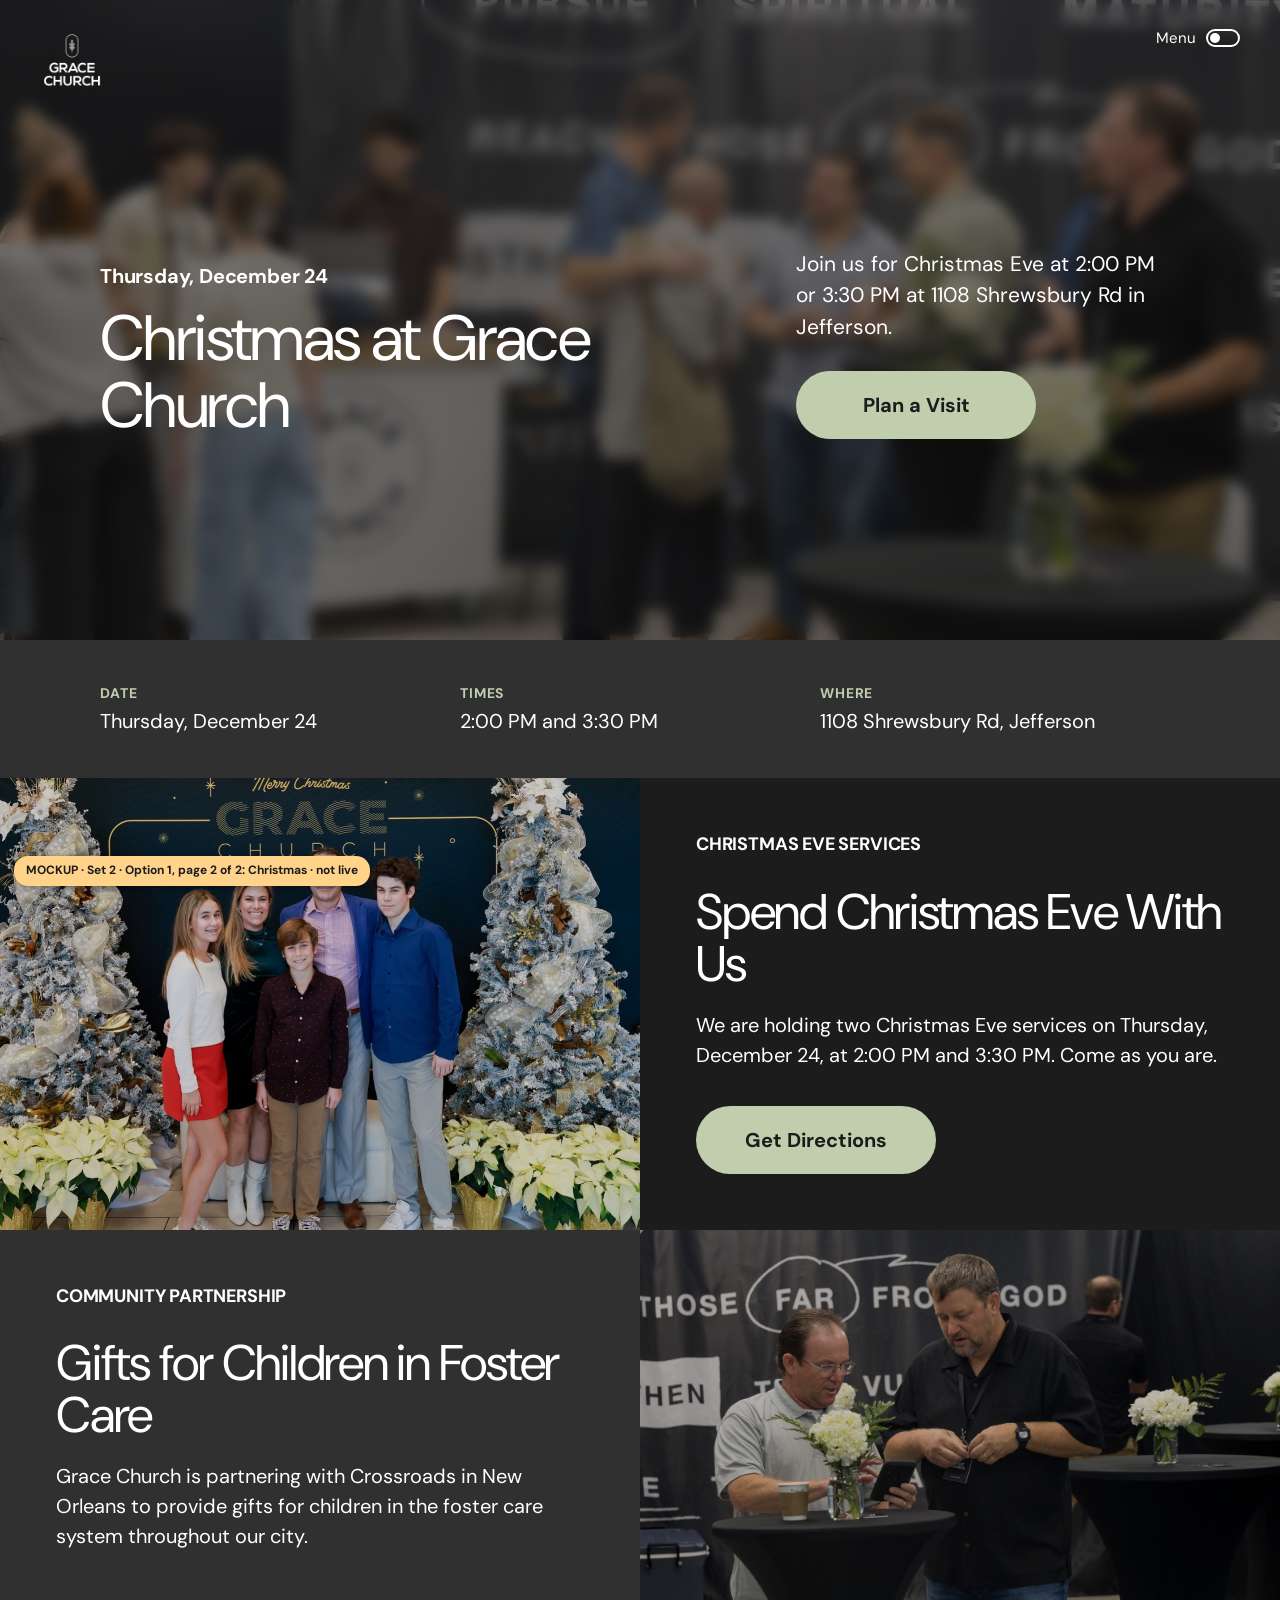
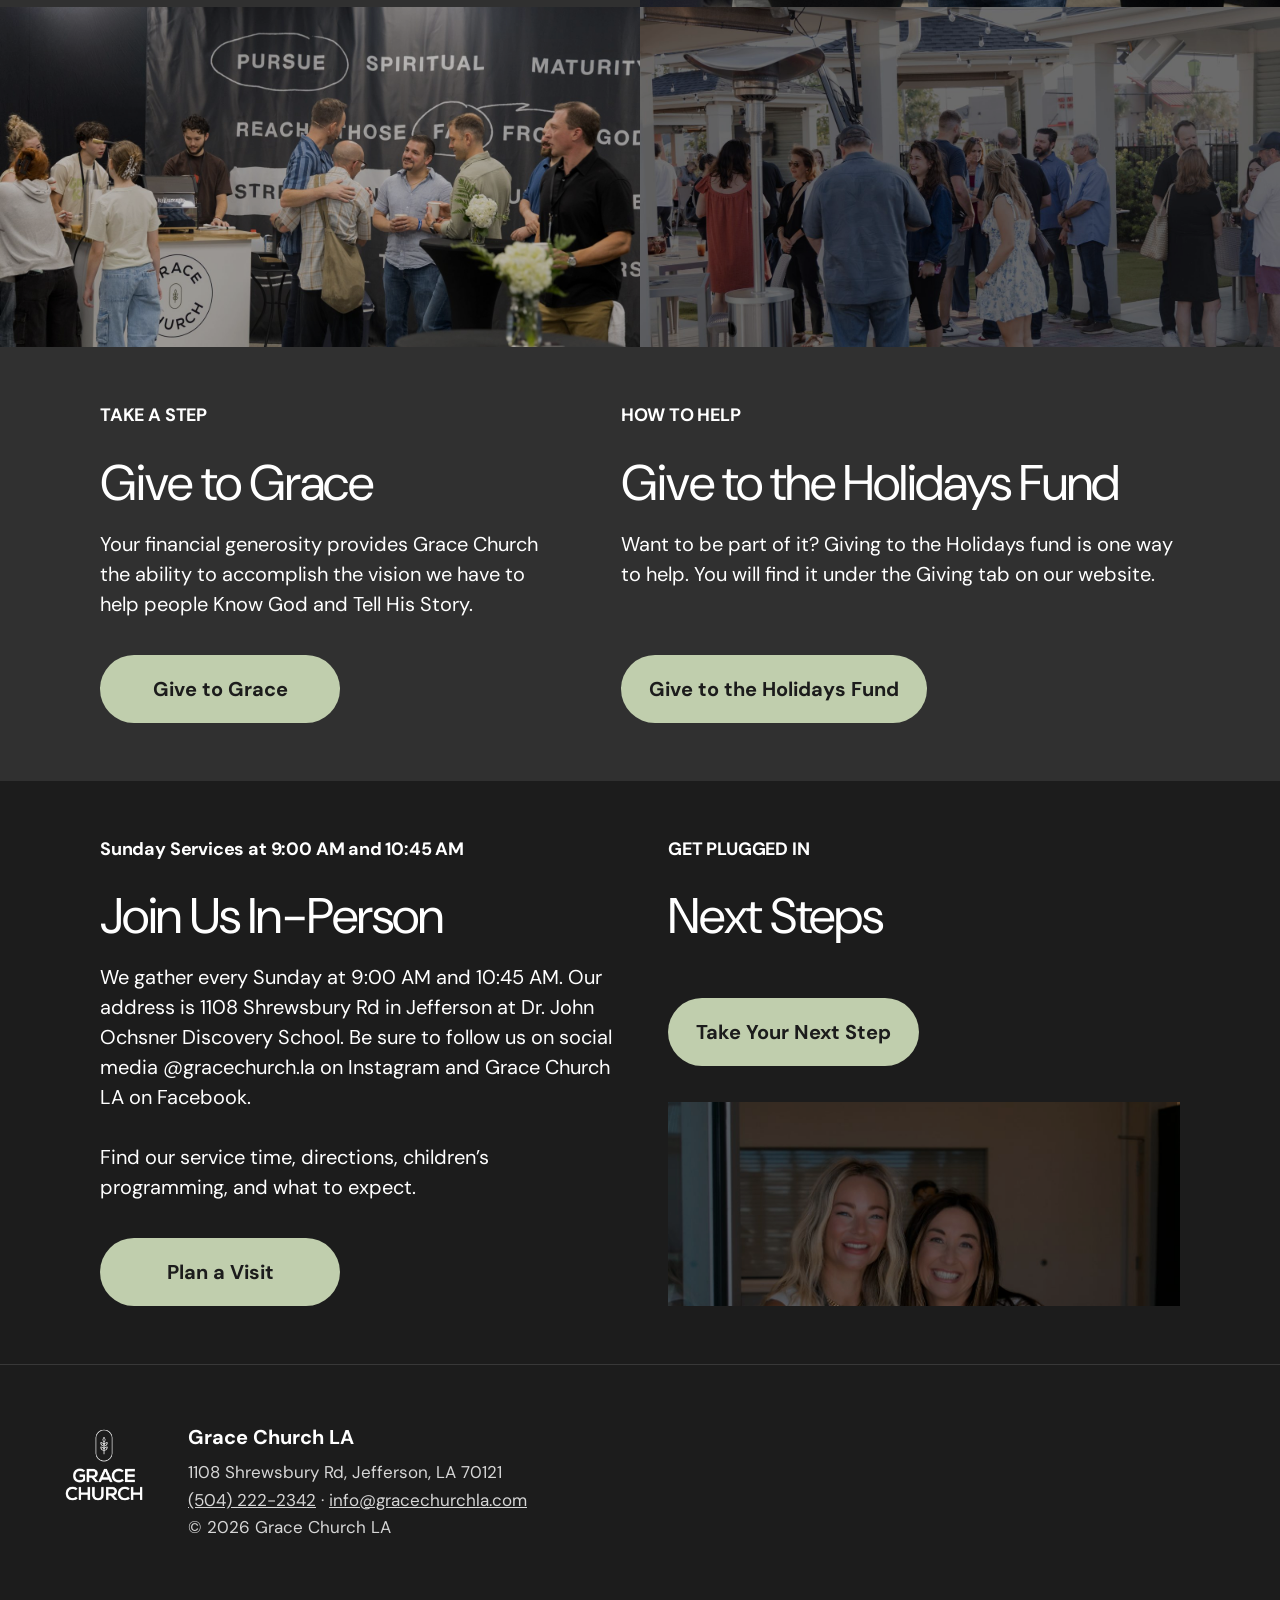
<file: set2-option1-page2-christmas.html>
<!doctype html>
<html lang="en">
<head>
<meta charset="utf-8">
<meta name="viewport" content="width=device-width, initial-scale=1">
<title>Christmas at Grace Church | Grace Church LA</title>
<meta name="robots" content="noindex">
<meta name="description" content="Mockup, set 2. Christmas Eve services at 2:00 PM and 3:30 PM on December 24, plus gifts for children in foster care through Crossroads.">
<link rel="preconnect" href="https://fonts.googleapis.com">
<link rel="preconnect" href="https://fonts.gstatic.com" crossorigin>
<link href="https://fonts.googleapis.com/css2?family=DM+Sans:wght@400;500;700&display=swap" rel="stylesheet">
<link rel="stylesheet" href="style.css?v=12">
<link rel="stylesheet" href="style2.css?v=12">
</head>
<body>
<header class="hero hero2" style="background-image:url('img/hero-a-s.jpg')">
  <div class="topbar">
    <a href="https://www.gracechurchla.com/"><img src="img/logo-white-stacked.png" alt="Grace Church"></a>
    <div class="menu">Menu <span class="toggle"></span></div>
  </div>
  <div class="hero-grid">
    <div>
      <div class="eyebrow">Thursday, December 24</div>
      <h1>Christmas at Grace Church</h1>
    </div>
    <div class="hero-text">
      <p>Join us for Christmas Eve at 2:00 PM or 3:30 PM at 1108 Shrewsbury Rd in Jefferson.</p>
      <a class="btn" href="https://www.gracechurchla.com/service-info">Plan a Visit</a>
    </div>
  </div>
</header>
<section class="factsbar"><div class="inner"><div class="cell"><b>Date</b><span>Thursday, December 24</span></div><div class="cell"><b>Times</b><span>2:00 PM and 3:30 PM</span></div><div class="cell"><b>Where</b><span>1108 Shrewsbury Rd, Jefferson</span></div></div></section><section class="split"><div class="pic"><img src="img/christmas-backdrop.jpg" alt=""></div><div class="txt"><div class="eyebrow caps">Christmas Eve Services</div><h2>Spend Christmas Eve With Us</h2><p>We are holding two Christmas Eve services on Thursday, December 24, at 2:00 PM and 3:30 PM. Come as you are.</p><a class="btn" href="https://www.google.com/maps/search/?api=1&query=1108+Shrewsbury+Rd+Jefferson+LA+70121">Get Directions</a></div></section><section class="split alt rev"><div class="pic"><img src="img/conversation-s.jpg" alt=""></div><div class="txt"><div class="eyebrow caps">Community Partnership</div><h2>Gifts for Children in Foster Care</h2><p>Grace Church is partnering with Crossroads in New Orleans to provide gifts for children in the foster care system throughout our city.</p></div></section>
<section class="band hp give">
  <div class="strip"><img src="img/hero-a-s.jpg" alt=""><img src="img/hero-b-s.jpg" alt=""></div>
  <div class="cols">
    <div>
      <div class="eyebrow caps">Take a Step</div>
      <h2>Give to Grace</h2>
      <p>Your financial generosity provides Grace Church the ability to accomplish the vision we have to help people Know God and Tell His Story.</p>
      <a class="btn" href="https://gracechurchla.churchcenter.com/giving">Give to Grace</a>
    </div>
    <div id="help">
      <div class="eyebrow caps">How to Help</div>
      <h2>Give to the Holidays Fund</h2>
      <p>Want to be part of it? Giving to the Holidays fund is one way to help. You will find it under the Giving tab on our website.</p>
      <a class="btn" href="https://gracechurchla.churchcenter.com/giving/to/holidays">Give to the Holidays Fund</a>
    </div>
  </div>
</section>
<section class="band ink hp join">
  <div class="cols">
    <div>
      <div class="eyebrow">Sunday Services at 9:00 AM and 10:45 AM</div>
      <h2>Join Us In-Person</h2>
      <p>We gather every Sunday at 9:00 AM and 10:45 AM. Our address is 1108 Shrewsbury Rd in Jefferson at Dr. John Ochsner Discovery School. Be sure to follow us on social media @gracechurch.la on Instagram and Grace Church LA on Facebook.</p>
      <p>Find our service time, directions, children&rsquo;s programming, and what to expect.</p>
      <a class="btn" href="https://www.gracechurchla.com/service-info">Plan a Visit</a>
    </div>
    <div class="stack">
      <div class="eyebrow caps">Get Plugged In</div>
      <h2>Next Steps</h2>
      <a class="btn" href="https://www.gracechurchla.com/next-steps">Take Your Next Step</a>
      <div class="fill"><img src="img/volunteers-s.jpg" alt="Two Grace Church volunteers smiling at the guest entrance"></div>
    </div>
  </div>
</section>
<footer>
  <div class="foot">
    <img src="img/logo-white-stacked.png" alt="">
    <p><strong>Grace Church LA</strong>
      1108 Shrewsbury Rd, Jefferson, LA 70121<br>
      <a href="tel:15042222342">(504) 222-2342</a> &middot; <a href="mailto:info@gracechurchla.com">info@gracechurchla.com</a><br>
      &copy; 2026 Grace Church LA</p>
  </div>
</footer>
<div class="tag">MOCKUP &middot; Set 2 &middot; Option 1, page 2 of 2: Christmas &middot; not live</div>
</body>
</html>
</file>
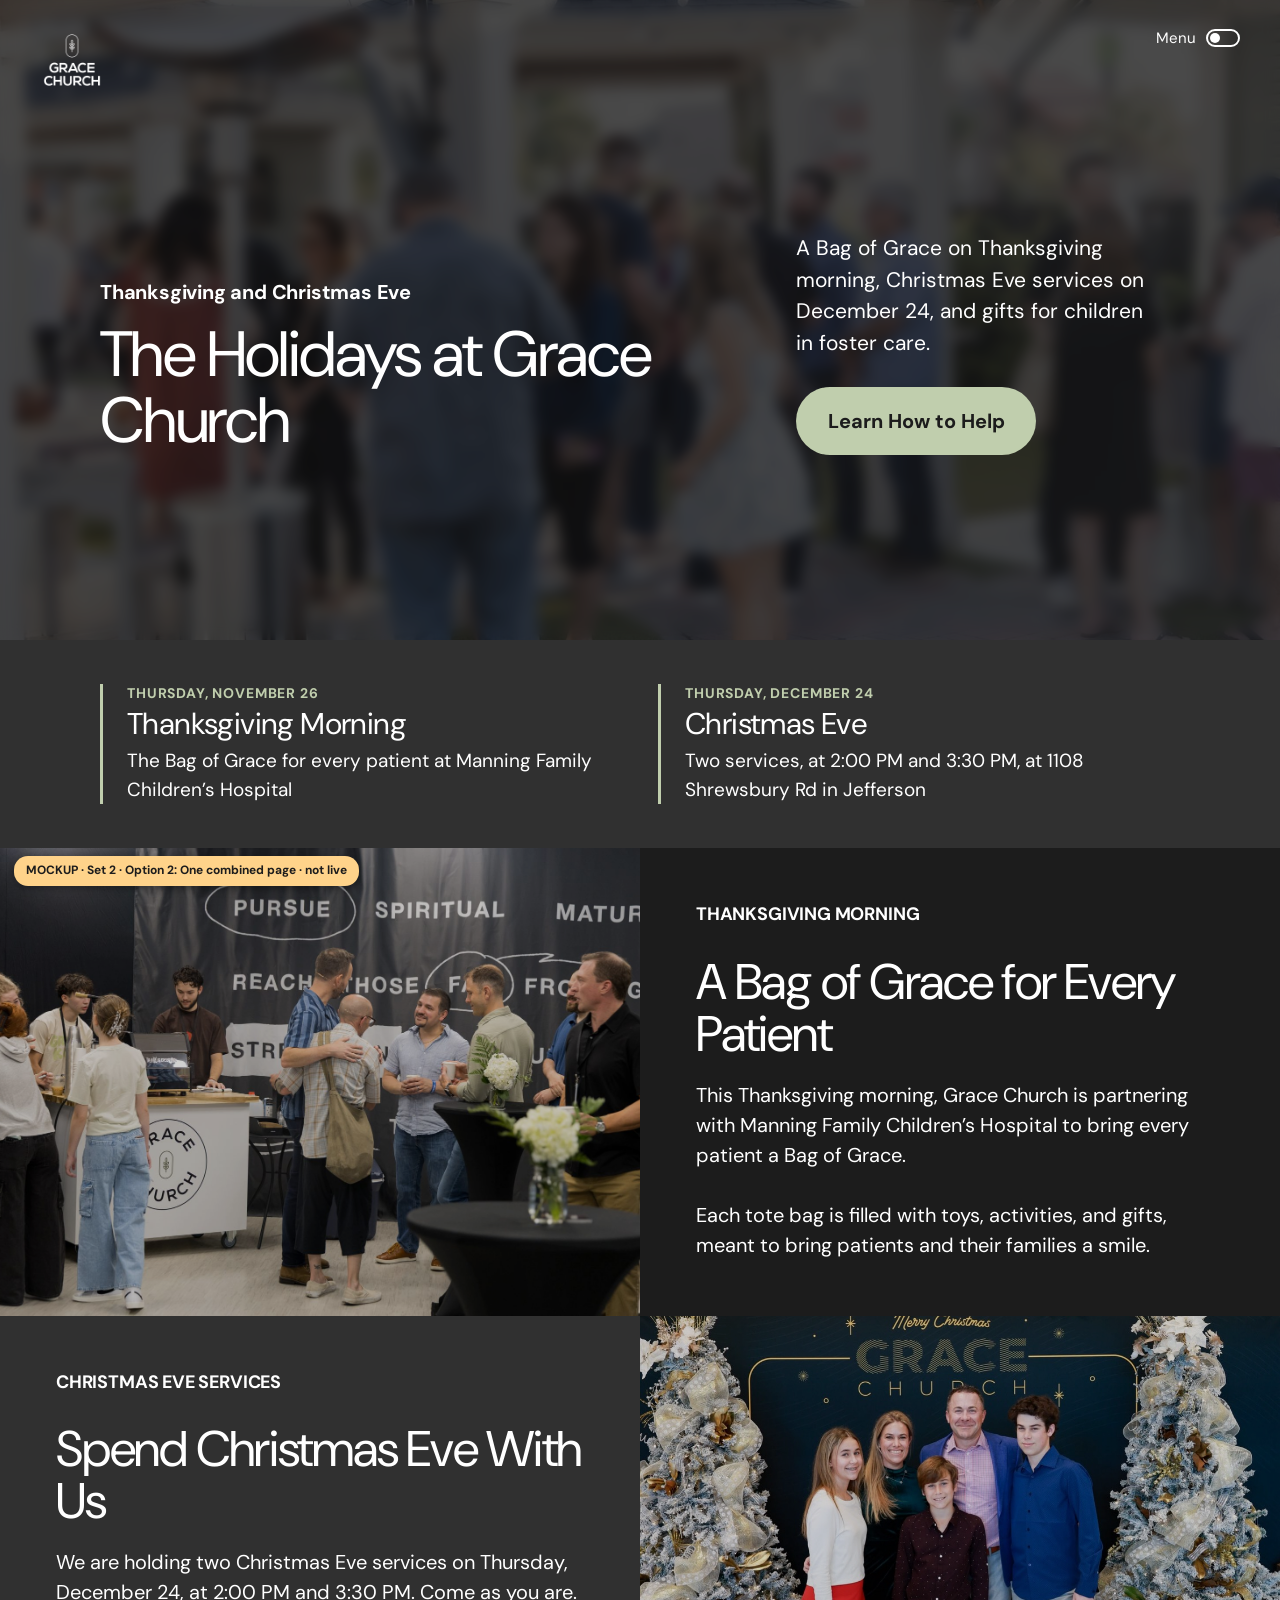
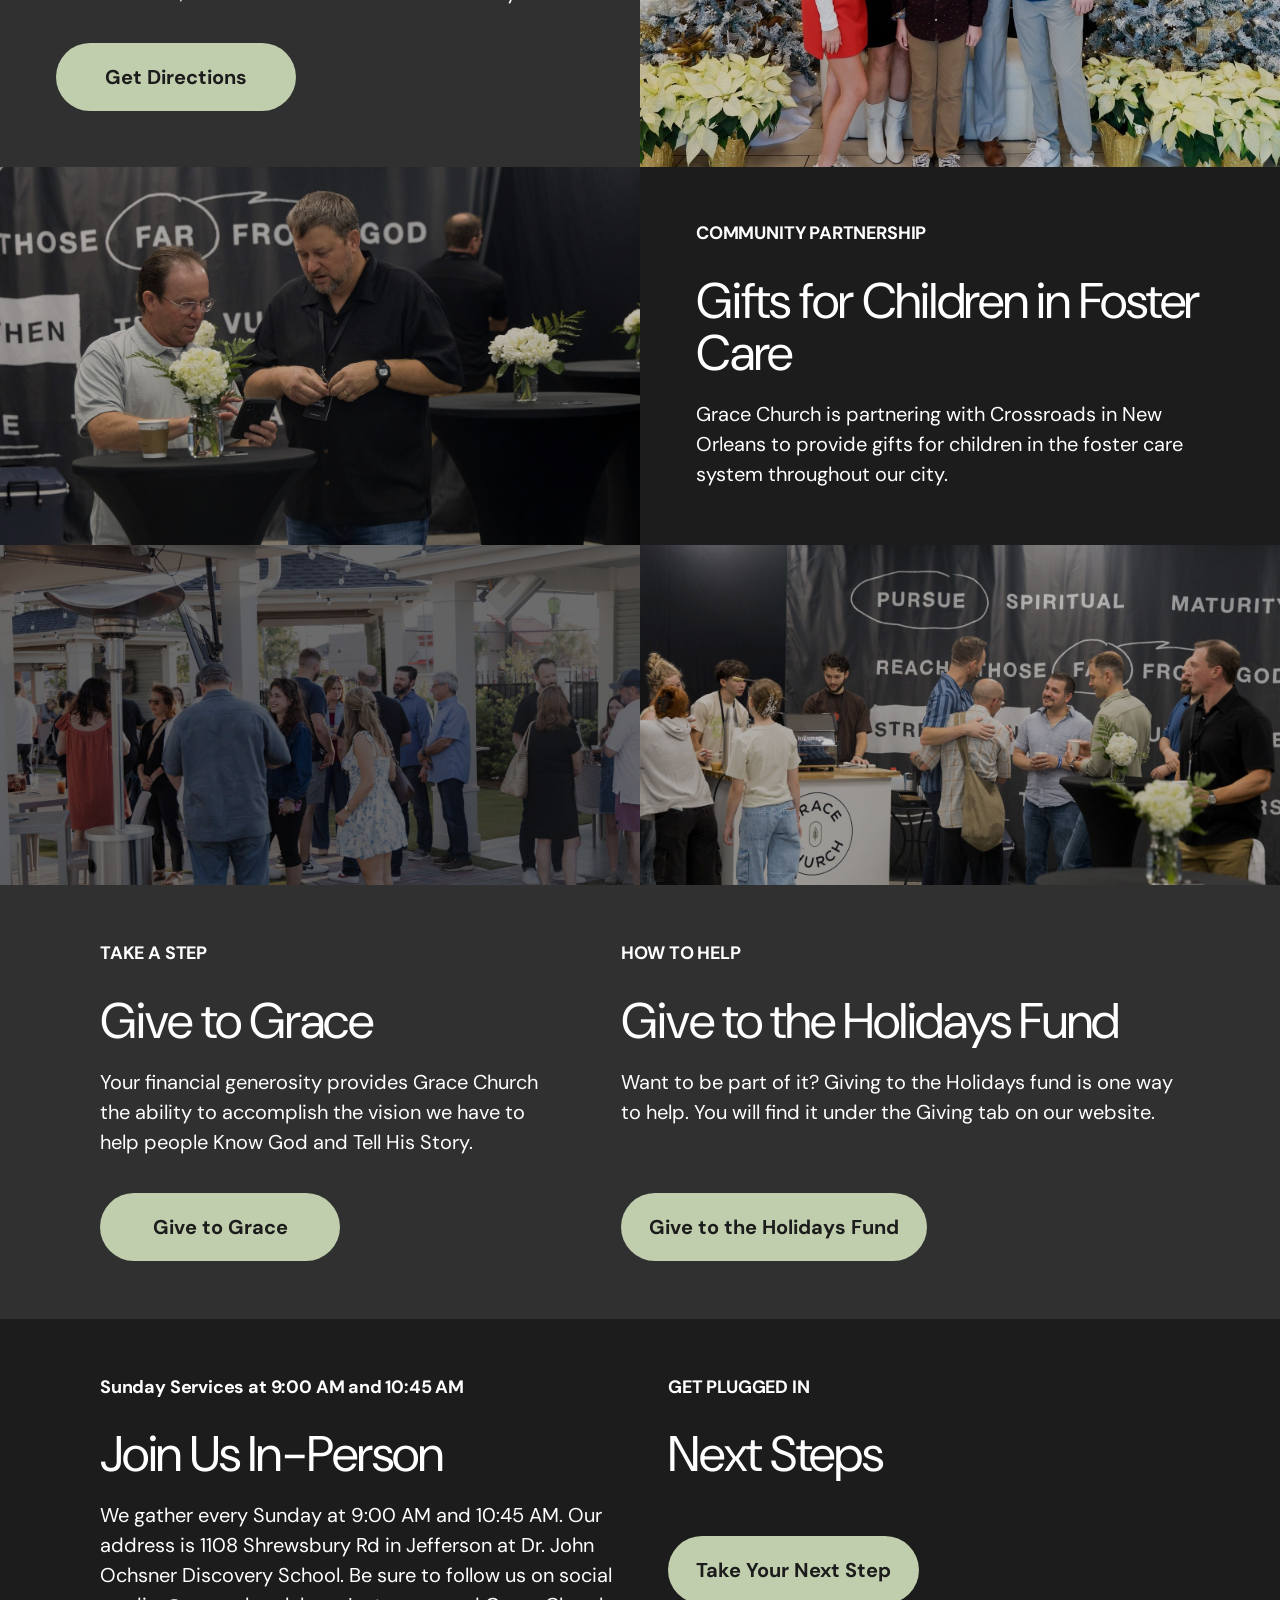
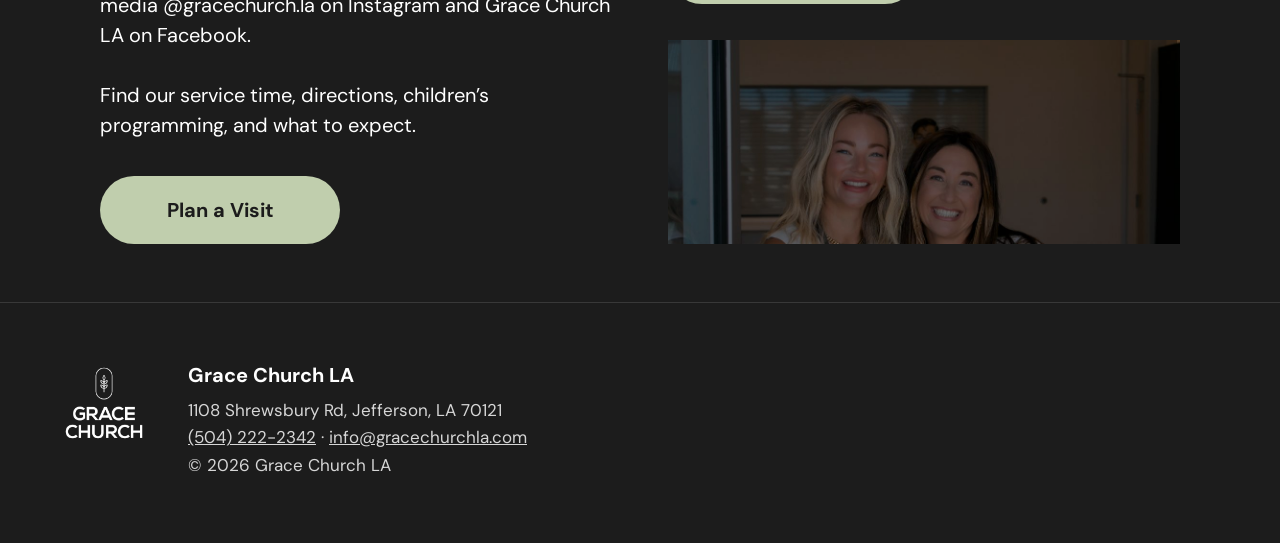
<file: set2-option2-combined-holidays.html>
<!doctype html>
<html lang="en">
<head>
<meta charset="utf-8">
<meta name="viewport" content="width=device-width, initial-scale=1">
<title>The Holidays at Grace Church | Grace Church LA</title>
<meta name="robots" content="noindex">
<meta name="description" content="Mockup, set 2. Thanksgiving morning Bag of Grace, Christmas Eve services, and gifts for children in foster care, on one page.">
<link rel="preconnect" href="https://fonts.googleapis.com">
<link rel="preconnect" href="https://fonts.gstatic.com" crossorigin>
<link href="https://fonts.googleapis.com/css2?family=DM+Sans:wght@400;500;700&display=swap" rel="stylesheet">
<link rel="stylesheet" href="style.css?v=12">
<link rel="stylesheet" href="style2.css?v=12">
</head>
<body>
<header class="hero hero2" style="background-image:url('img/hero-b-s.jpg')">
  <div class="topbar">
    <a href="https://www.gracechurchla.com/"><img src="img/logo-white-stacked.png" alt="Grace Church"></a>
    <div class="menu">Menu <span class="toggle"></span></div>
  </div>
  <div class="hero-grid">
    <div>
      <div class="eyebrow">Thanksgiving and Christmas Eve</div>
      <h1>The Holidays at Grace Church</h1>
    </div>
    <div class="hero-text">
      <p>A Bag of Grace on Thanksgiving morning, Christmas Eve services on December 24, and gifts for children in foster care.</p>
      <a class="btn" href="#help">Learn How to Help</a>
    </div>
  </div>
</header>
<section class="factsbar two"><div class="inner">
<div class="cell"><b>Thursday, November 26</b><h3>Thanksgiving Morning</h3><p>The Bag of Grace for every patient at Manning Family Children&rsquo;s Hospital</p></div>
<div class="cell"><b>Thursday, December 24</b><h3>Christmas Eve</h3><p>Two services, at 2:00 PM and 3:30 PM, at 1108 Shrewsbury Rd in Jefferson</p></div>
</div></section><section class="split"><div class="pic"><img src="img/hero-a-s.jpg" alt=""></div><div class="txt"><div class="eyebrow caps">Thanksgiving Morning</div><h2>A Bag of Grace for Every Patient</h2><p>This Thanksgiving morning, Grace Church is partnering with Manning Family Children&rsquo;s Hospital to bring every patient a Bag of Grace.</p><p>Each tote bag is filled with toys, activities, and gifts, meant to bring patients and their families a smile.</p></div></section><section class="split alt rev"><div class="pic"><img src="img/christmas-backdrop.jpg" alt=""></div><div class="txt"><div class="eyebrow caps">Christmas Eve Services</div><h2>Spend Christmas Eve With Us</h2><p>We are holding two Christmas Eve services on Thursday, December 24, at 2:00 PM and 3:30 PM. Come as you are.</p><a class="btn" href="https://www.google.com/maps/search/?api=1&query=1108+Shrewsbury+Rd+Jefferson+LA+70121">Get Directions</a></div></section><section class="split"><div class="pic"><img src="img/conversation-s.jpg" alt=""></div><div class="txt"><div class="eyebrow caps">Community Partnership</div><h2>Gifts for Children in Foster Care</h2><p>Grace Church is partnering with Crossroads in New Orleans to provide gifts for children in the foster care system throughout our city.</p></div></section>
<section class="band hp give">
  <div class="strip"><img src="img/hero-b-s.jpg" alt=""><img src="img/hero-a-s.jpg" alt=""></div>
  <div class="cols">
    <div>
      <div class="eyebrow caps">Take a Step</div>
      <h2>Give to Grace</h2>
      <p>Your financial generosity provides Grace Church the ability to accomplish the vision we have to help people Know God and Tell His Story.</p>
      <a class="btn" href="https://gracechurchla.churchcenter.com/giving">Give to Grace</a>
    </div>
    <div id="help">
      <div class="eyebrow caps">How to Help</div>
      <h2>Give to the Holidays Fund</h2>
      <p>Want to be part of it? Giving to the Holidays fund is one way to help. You will find it under the Giving tab on our website.</p>
      <a class="btn" href="https://gracechurchla.churchcenter.com/giving/to/holidays">Give to the Holidays Fund</a>
    </div>
  </div>
</section>
<section class="band ink hp join">
  <div class="cols">
    <div>
      <div class="eyebrow">Sunday Services at 9:00 AM and 10:45 AM</div>
      <h2>Join Us In-Person</h2>
      <p>We gather every Sunday at 9:00 AM and 10:45 AM. Our address is 1108 Shrewsbury Rd in Jefferson at Dr. John Ochsner Discovery School. Be sure to follow us on social media @gracechurch.la on Instagram and Grace Church LA on Facebook.</p>
      <p>Find our service time, directions, children&rsquo;s programming, and what to expect.</p>
      <a class="btn" href="https://www.gracechurchla.com/service-info">Plan a Visit</a>
    </div>
    <div class="stack">
      <div class="eyebrow caps">Get Plugged In</div>
      <h2>Next Steps</h2>
      <a class="btn" href="https://www.gracechurchla.com/next-steps">Take Your Next Step</a>
      <div class="fill"><img src="img/volunteers-s.jpg" alt="Two Grace Church volunteers smiling at the guest entrance"></div>
    </div>
  </div>
</section>
<footer>
  <div class="foot">
    <img src="img/logo-white-stacked.png" alt="">
    <p><strong>Grace Church LA</strong>
      1108 Shrewsbury Rd, Jefferson, LA 70121<br>
      <a href="tel:15042222342">(504) 222-2342</a> &middot; <a href="mailto:info@gracechurchla.com">info@gracechurchla.com</a><br>
      &copy; 2026 Grace Church LA</p>
  </div>
</footer>
<div class="tag">MOCKUP &middot; Set 2 &middot; Option 2: One combined page &middot; not live</div>
</body>
</html>
</file>
<file: style.css>
/* Grace Church LA holiday page mockups. Tokens read from the live homepage on Nov 13, 2026:
   DM Sans, white headings at weight 400, alternating #1C1C1C / #303030 bands,
   pill buttons #C0CEAD with #1C1C1C text, 34px radius. No new colors or layouts. */
:root{
  --ink:#1C1C1C; --panel:#303030; --white:#FFFFFF; --sage:#C0CEAD;
  --muted:rgba(255,255,255,.82);
}
*{box-sizing:border-box;margin:0;padding:0}
html{scroll-behavior:smooth}
body{font-family:"DM Sans",system-ui,-apple-system,"Segoe UI",Roboto,sans-serif;background:var(--ink);color:var(--white);-webkit-font-smoothing:antialiased}
img{display:block;max-width:100%}
a{color:inherit}

/* Hero */
.hero{position:relative;min-height:640px;display:flex;align-items:center;background:#111 url("img/hero-b-s.jpg") center/cover no-repeat;isolation:isolate}
.hero::before{content:"";position:absolute;inset:0;background:rgba(20,20,20,.55);backdrop-filter:blur(7px);-webkit-backdrop-filter:blur(7px);z-index:-1}
.topbar{position:absolute;top:0;left:0;right:0;display:flex;justify-content:space-between;align-items:flex-start;padding:28px 40px}
.topbar img{width:64px;height:64px}
.menu{font-size:15px;display:flex;align-items:center;gap:10px}
.toggle{width:34px;height:18px;border:2px solid var(--white);border-radius:12px;position:relative}
.toggle::after{content:"";position:absolute;left:2px;top:2px;width:10px;height:10px;border-radius:50%;background:var(--white)}
.hero-grid{width:100%;max-width:1160px;margin:0 auto;padding:120px 40px 80px;display:grid;grid-template-columns:1fr 1fr;gap:56px;align-items:center}
h1,h2,h3{font-weight:400;letter-spacing:-.025em;line-height:1.04}
h1{font-size:clamp(40px,5.2vw,64px);text-align:right}
.hero p,.hero .eyebrow{max-width:30ch}
.eyebrow{font-weight:700;font-size:18px;line-height:1.2;letter-spacing:-.01em;margin-bottom:14px;text-transform:none}
.eyebrow.caps{text-transform:uppercase}
p{font-size:20px;line-height:1.5;color:var(--white)}
.hero p{font-size:21px;margin-bottom:28px}

/* Pill button */
.btn{display:inline-flex;align-items:center;justify-content:center;min-width:240px;height:68px;padding:6px 28px;border-radius:34px;background:var(--sage);color:var(--ink);font-weight:700;font-size:20px;text-decoration:none;text-align:center}
.btn:hover{filter:brightness(1.06)}
.btn:focus-visible{outline:3px solid var(--white);outline-offset:3px}
.note{display:block;margin-top:10px;font-size:13px;color:#FFD38A;letter-spacing:.01em}

/* Bands */
.band{background:var(--panel)}
.band.ink{background:var(--ink)}
.strip{display:grid;grid-template-columns:1fr 1fr;grid-template-rows:340px;height:340px;overflow:hidden}
.strip>*{min-width:0;min-height:0;height:340px;overflow:hidden}
.strip img{width:100%;height:340px;object-fit:cover;object-position:50% 20%;filter:brightness(.78)}
/* Crop windows set per photo so heads and faces stay inside the strip */
.strip img[src*="hero-a"]{object-position:50% 0%}
.strip img[src*="hero-b"]{object-position:50% 20%}
.strip img[src*="worship"]{object-position:50% 10%}
.strip img[src*="conversation"]{object-position:50% 0%}
.strip img[src*="christmas-backdrop"]{object-position:50% 42%}
.strip img[src*="volunteers"]{object-position:50% 44%}
.cols{max-width:1160px;margin:0 auto;padding:72px 40px 80px;display:grid;grid-template-columns:1fr 1fr;gap:56px}
.cols.single{grid-template-columns:minmax(0,760px)}
h2{font-size:clamp(34px,4.1vw,50px);margin-bottom:22px}
.band p+p{margin-top:18px}
.band .btn{margin-top:30px}
.facts{list-style:none;margin-top:28px;display:grid;gap:18px}
.facts li{border-top:1px solid rgba(255,255,255,.22);padding-top:14px}
.facts b{display:block;font-size:14px;letter-spacing:.06em;text-transform:uppercase;color:var(--sage);margin-bottom:4px}
.facts span{font-size:21px;line-height:1.35}
.stack{display:flex;flex-direction:column;align-items:flex-start}

/* Footer: wording matches the live footer (Grace Church LA, tap-to-call phone, address) */
footer{background:var(--ink);padding:56px 40px 64px;border-top:1px solid rgba(255,255,255,.12)}
.foot{max-width:1160px;margin:0 auto;display:grid;grid-template-columns:auto 1fr;gap:40px;align-items:start}
.foot img{width:88px}
.foot p{font-size:17px;line-height:1.6;color:var(--muted)}
.foot strong{display:block;font-size:20px;color:var(--white);margin-bottom:6px;font-weight:700}

/* Mockup label, not part of the design */
.tag{position:fixed;left:14px;bottom:14px;z-index:20;background:#FFD38A;color:#1C1C1C;font:700 12px/1.3 "DM Sans",system-ui,sans-serif;padding:7px 12px;border-radius:14px;box-shadow:0 2px 8px rgba(0,0,0,.4)}

@media(max-width:820px){
  .hero{min-height:0}
  .hero-grid,.cols{grid-template-columns:1fr;gap:32px}
  .hero-grid{padding:130px 24px 56px}
  h1{text-align:left}
  .cols{padding:48px 24px 56px}
  .strip{height:260px;grid-template-rows:260px;grid-template-columns:1fr}
  .strip>*,.strip img{height:260px}
  .strip>*:nth-child(2){display:none}
  .topbar{padding:20px 24px}
  .btn{min-width:0;width:100%}
  .foot{grid-template-columns:1fr}
  footer{padding:40px 24px 56px}
}

/* Phone and tablet (820px and below): clear section breaks, 56px like the other sections.
   32px grid gap + 24px = 56px above "Get Plugged In" (all pages) and above "How to Help" (Set 1). */
@media(max-width:820px){
  .cols>.stack,.cols>#help{margin-top:24px}
}

/* Homepage rhythm. Values measured on the live homepage (Join Us In-Person and Give sections), Nov 19, 2026:
   eyebrow to heading 30px, heading to text 20px, paragraph to paragraph 30px, text to button 36px,
   heading to button 90px (Next Steps: 70px margin + 20px heading margin), section padding 58px, paragraph width 330px,
   Next Steps column = text block + photo that fills the rest of the column. */
.band .eyebrow,.split .eyebrow,.help .eyebrow{margin-bottom:30px}
h2{margin-bottom:20px}
.band p+p,.split .txt p+p,.help p+p{margin-top:30px}
.band .btn,.split .txt .btn{margin-top:36px}
.cols{padding-top:58px;padding-bottom:58px}
/* NO DEAD SPACE (hard rule). Two-column sections end together by construction:
   the shorter column's last block stretches to fill the height, with a photo (Next Steps column)
   or evenly spaced rows (facts column). No spacer blocks, no centered holes. */
.cols>.stack{display:flex;flex-direction:column;align-items:flex-start}
.cols>.stack .btn{margin-top:36px}
.stack .fill{position:relative;align-self:stretch;flex:1;min-height:150px;margin-top:36px;overflow:hidden}
.stack .fill img{position:absolute;inset:0;width:100%;height:100%;object-fit:cover;object-position:50% 44%;filter:brightness(.82)}
.cols>.factscol{display:flex;flex-direction:column}
.factscol .facts{flex:1;margin-top:0;display:grid;grid-template-rows:repeat(3,1fr);gap:0}
.factscol .facts li{display:flex;flex-direction:column;justify-content:center;padding:0}
/* Give band: the Holidays column gets more width so its heading stays on one line; buttons share one baseline */
.give .cols{grid-template-columns:1fr 1.2fr}
.give .cols>div{display:flex;flex-direction:column;align-items:flex-start}
.give .cols .btn{margin-top:auto}
.give .cols p{margin-bottom:36px}
@media(max-width:820px){
  .cols{padding:42px 36px 44px}
  .give .cols{grid-template-columns:1fr}
  .give .cols p{margin-bottom:0}
  .give .cols .btn{margin-top:30px}
  .band p+p,.split .txt p+p,.help p+p{margin-top:24px}
  .band .btn,.split .txt .btn{margin-top:30px}
  .cols>.stack .btn{margin-top:30px}
  .stack .fill{flex:none;height:200px;min-height:0;margin-top:30px}
  .factscol .facts{grid-template-rows:none;gap:0}
  .factscol .facts li{padding:20px 0}
}
</file>
<file: style2.css>
/* Set 2 layer. Same homepage tokens as style.css (DM Sans, #1C1C1C / #303030 bands, #C0CEAD pills).
   Only the arrangement changes: left-aligned hero, a facts bar right under it, single large photos beside the text. */
.hero2 .hero-grid{grid-template-columns:1.25fr .75fr;align-items:end;padding-bottom:72px}
.hero2 h1{text-align:left}
.hero2 .eyebrow{font-size:20px;margin-bottom:18px}
.hero2 .hero-text p{max-width:26ch}

/* Facts bar */
.factsbar{background:var(--panel)}
.factsbar .inner{max-width:1160px;margin:0 auto;padding:44px 40px;display:grid;grid-template-columns:repeat(3,1fr) auto;gap:36px;align-items:center}
.factsbar.two .inner{grid-template-columns:repeat(2,1fr)}
.factsbar .cell b{display:block;font-size:14px;letter-spacing:.06em;text-transform:uppercase;color:var(--sage);margin-bottom:6px}
.factsbar .cell span{font-size:20px;line-height:1.3}
.factsbar .btn{margin:0}
.factsbar.two .cell{border-left:3px solid var(--sage);padding-left:24px}
.factsbar.two h3{font-size:30px;margin-bottom:8px;letter-spacing:-.02em}
.factsbar.two p{font-size:19px}

/* Split: one big photo beside the text */
.split{display:grid;grid-template-columns:1fr 1fr;background:var(--ink)}
.split.alt{background:var(--panel)}
.split .pic{position:relative;overflow:hidden}
.split .pic img{position:absolute;inset:0;width:100%;height:100%;object-fit:cover;object-position:50% 20%;filter:brightness(.82)}
.split .pic img[src*="hero-a"]{object-position:42% 0%}
.split .pic img[src*="hero-b"]{object-position:50% 20%}
.split .pic img[src*="worship"]{object-position:50% 10%}
.split .pic img[src*="conversation"]{object-position:50% 0%}
.split .pic img[src*="christmas-backdrop"]{object-position:50% 42%}
.split .pic img[src*="volunteers"]{object-position:50% 44%}
.split .txt{display:flex;flex-direction:column;justify-content:center;padding:56px;max-width:640px}
.split.rev .pic{order:2}
.split.rev .txt{order:1;justify-self:end}

/* Help band */
.help{background:var(--ink)}
.help .inner{max-width:1160px;margin:0 auto;padding:72px 40px 80px;display:grid;grid-template-columns:1.1fr .9fr;gap:56px;align-items:center}
.help .stack2{display:flex;flex-direction:column;align-items:flex-start}

@media(max-width:820px){
  .hero2 .hero-grid{grid-template-columns:1fr}
  .factsbar .inner,.factsbar.two .inner{grid-template-columns:1fr;gap:24px;padding:36px 24px}
  .split,.help .inner{grid-template-columns:1fr}
  .split .pic,.split.rev .pic{order:0;min-height:300px;height:300px}
  .split .txt,.split.rev .txt{order:1;padding:40px 24px;max-width:none;justify-self:stretch}
  .help .inner{padding:48px 24px 56px;gap:28px}
}

/* Fixes: buttons keep their pill width, paragraphs get spacing, facts align to the top */
.split .txt p+p{margin-top:30px}
.split .txt .btn{align-self:flex-start;margin-top:36px}
.factsbar .inner{align-items:start}
.factsbar .btn{align-self:center}

/* Phone and tablet: homepage rhythm (24px between paragraphs, 30px above buttons) */
@media(max-width:820px){
  .split .txt p+p{margin-top:24px}
  .split .txt .btn{margin-top:30px}
}
</file>
